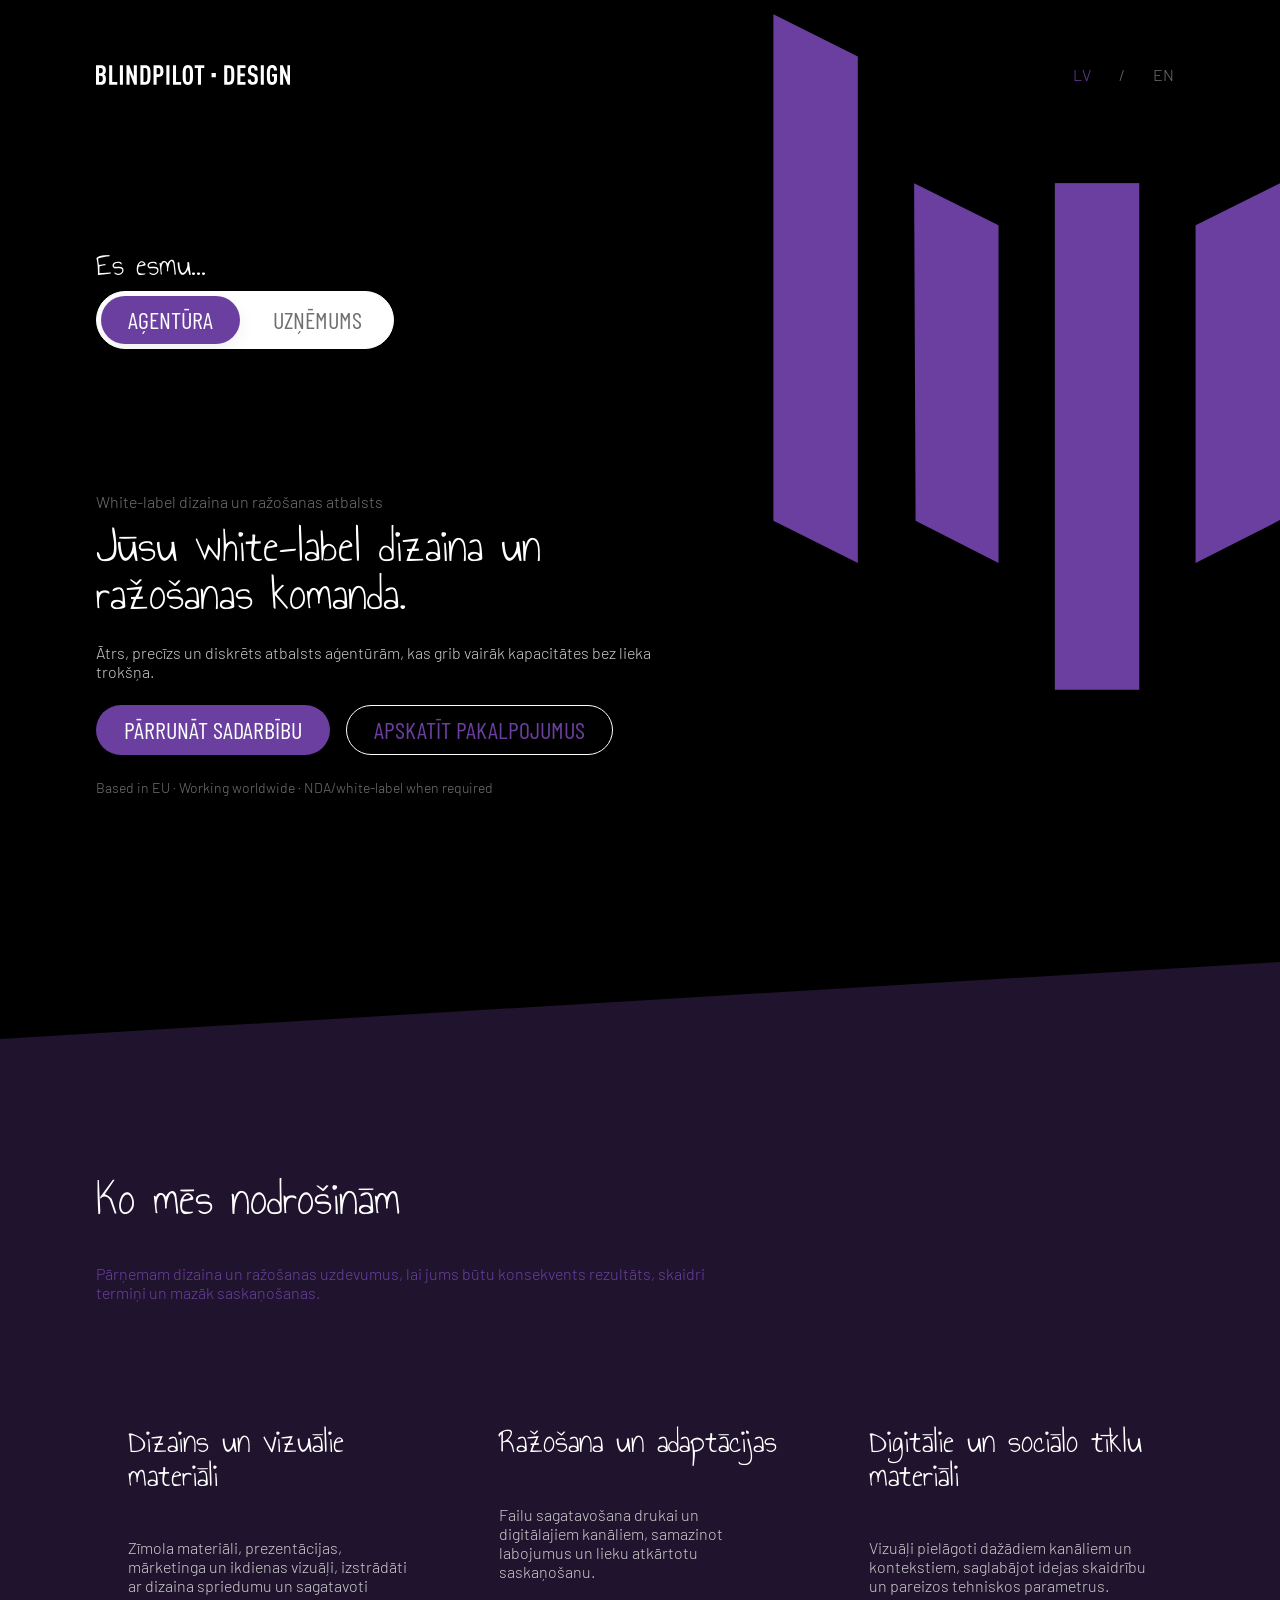
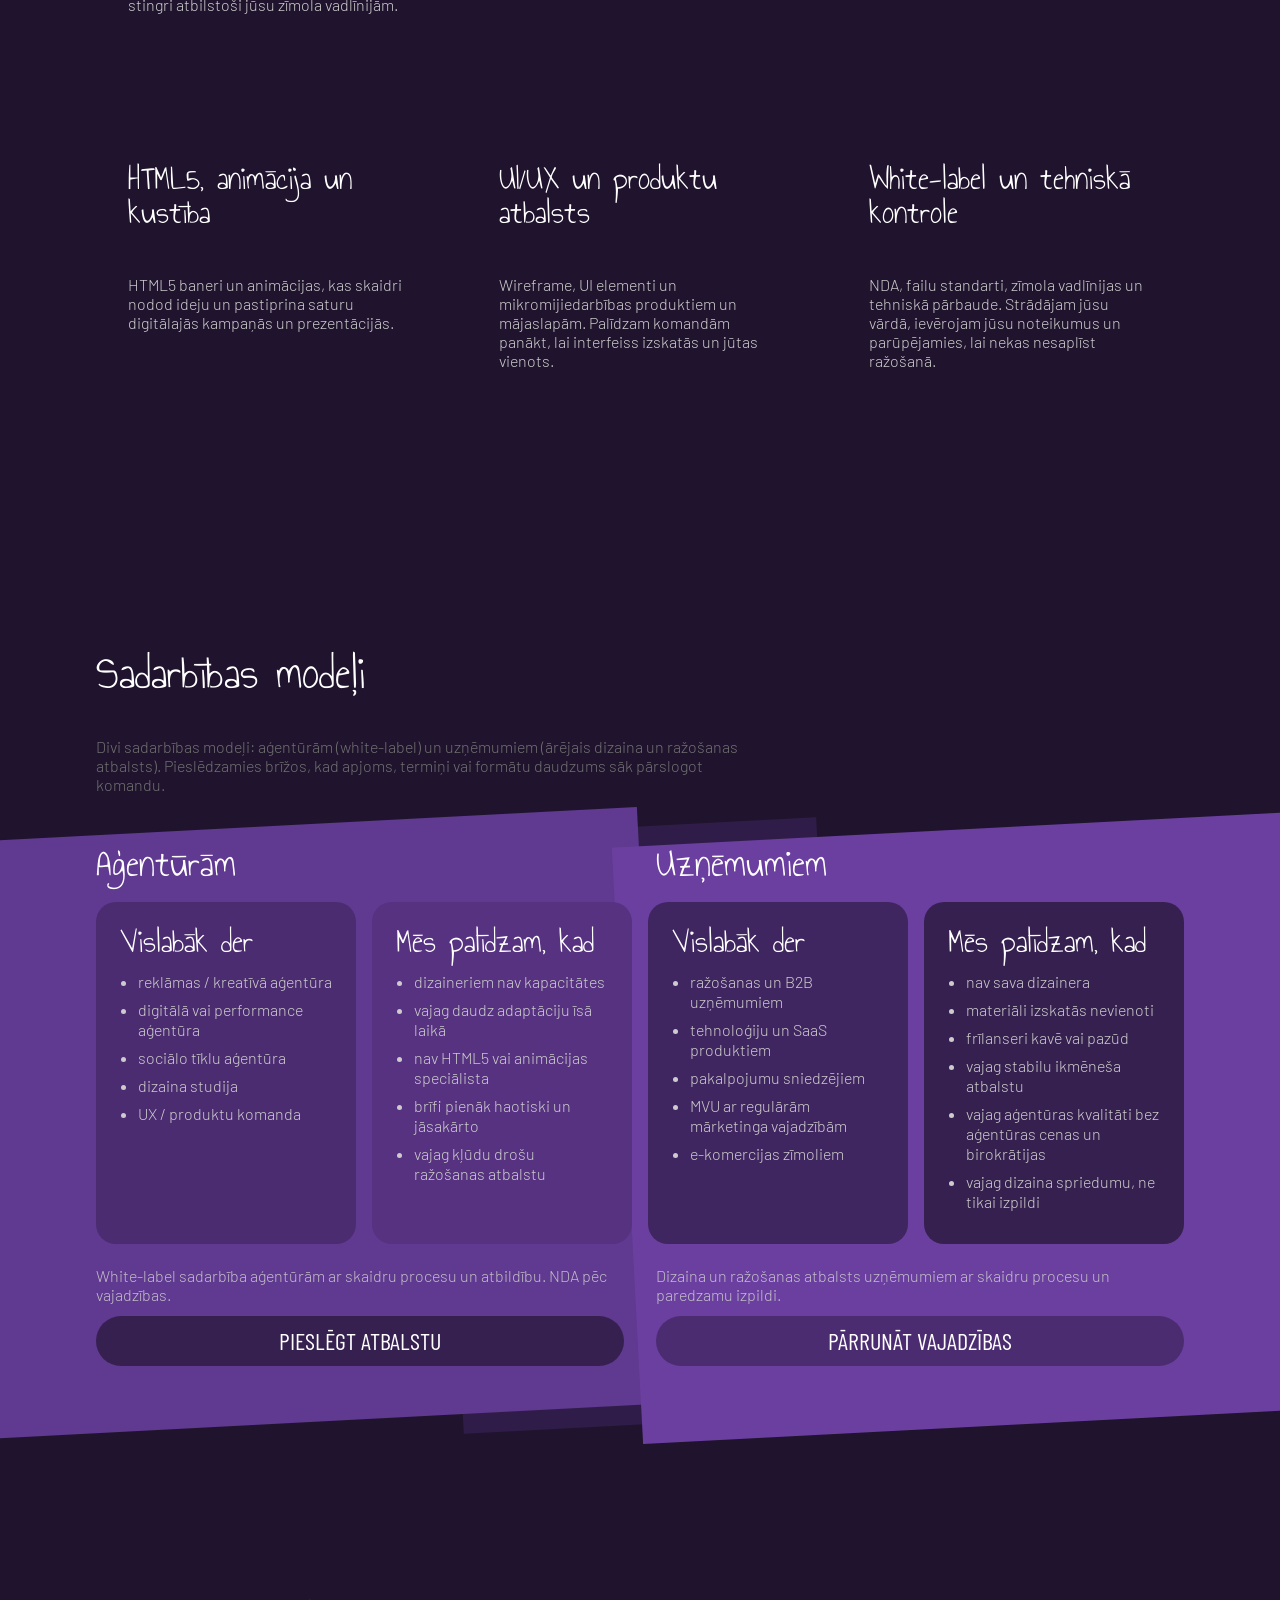
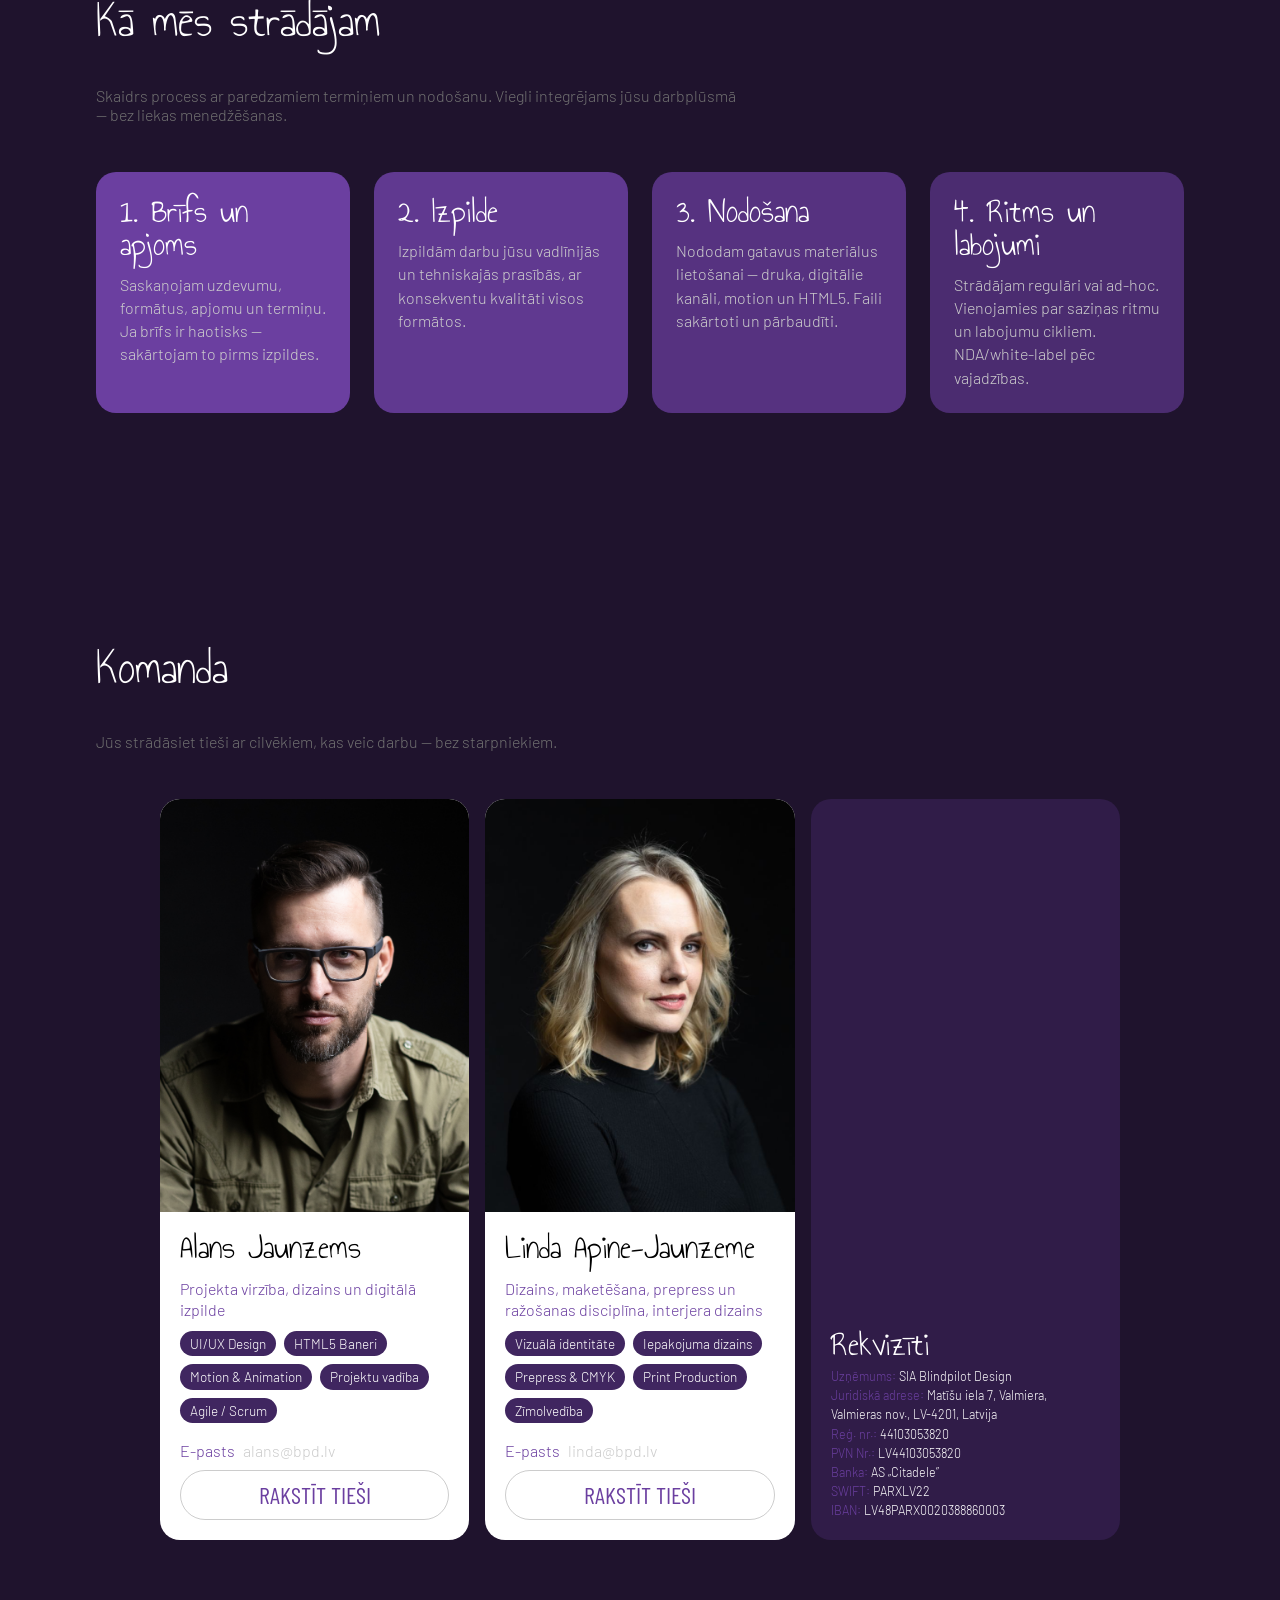
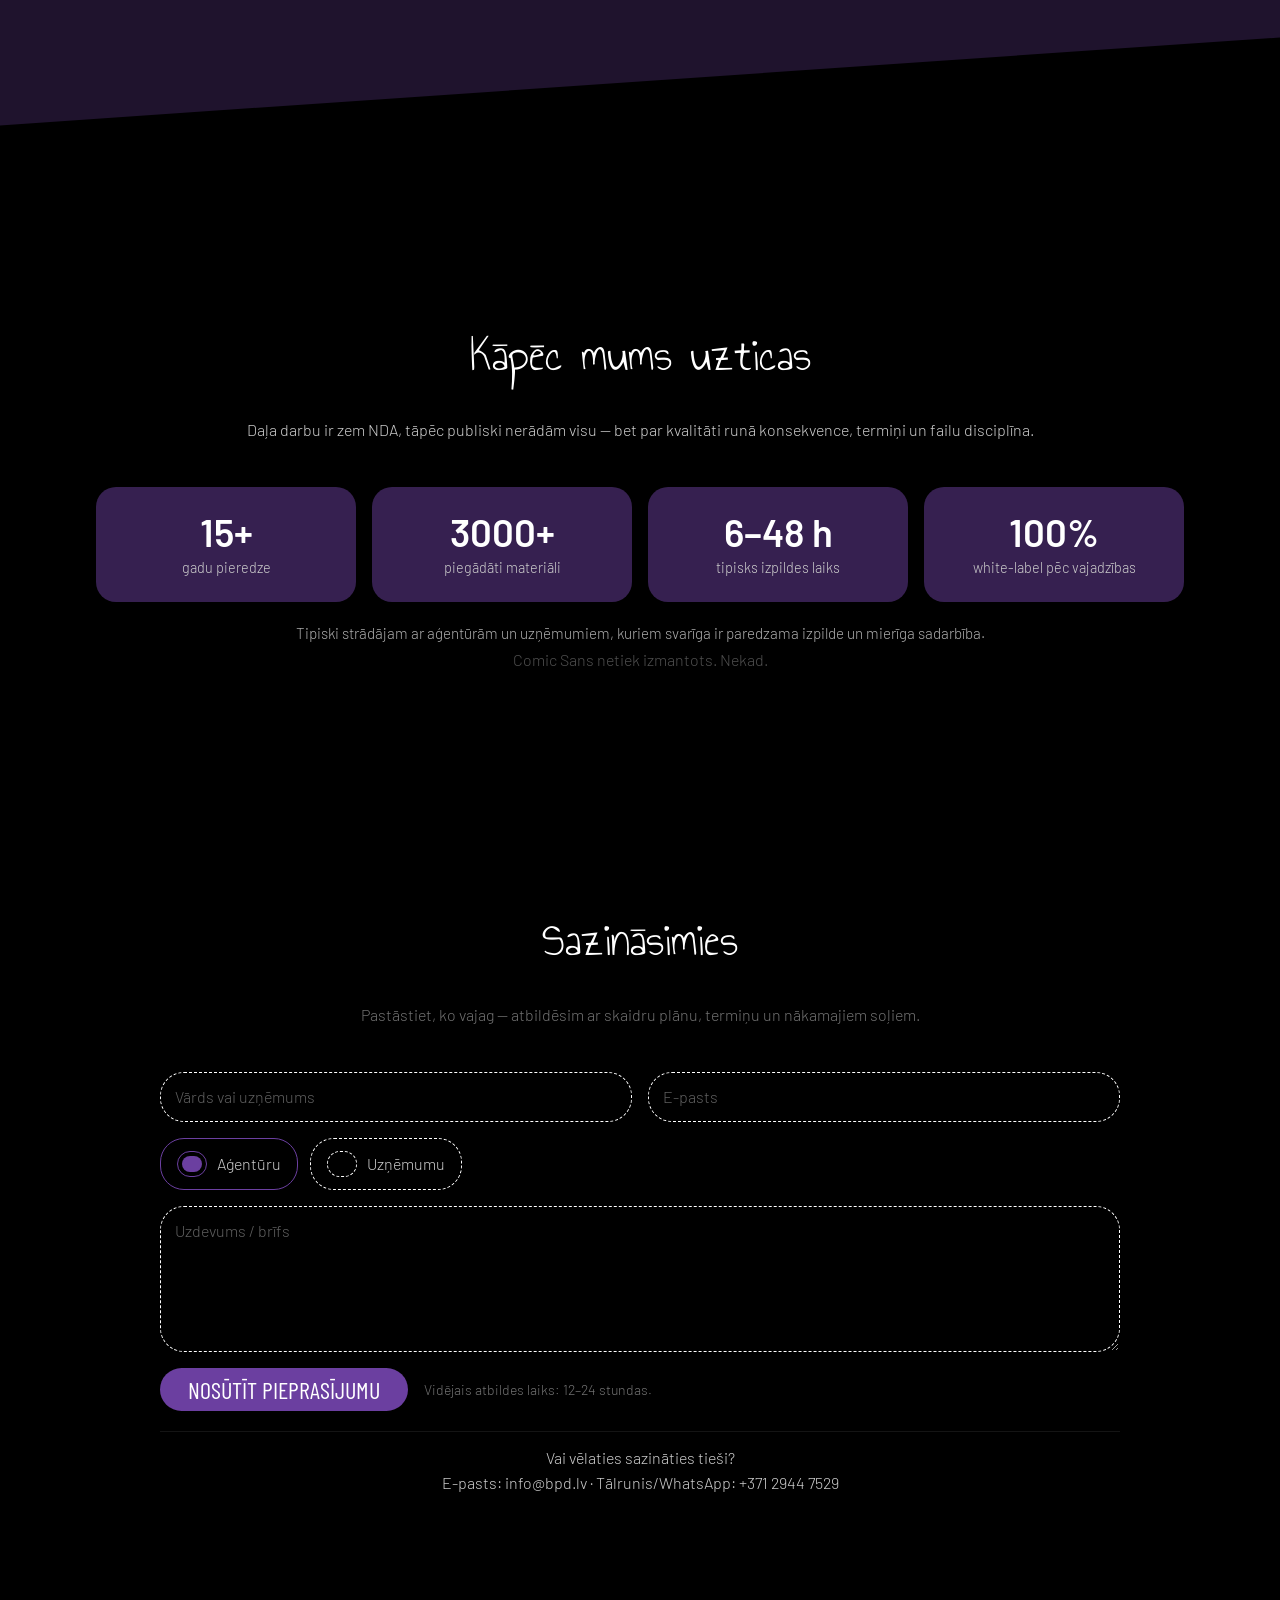
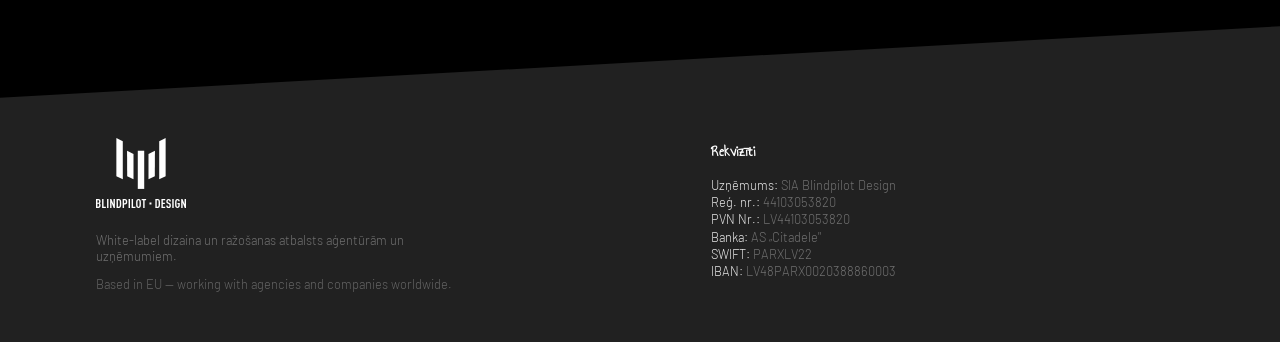
<file: index.html>
<!doctype html>
<html lang="lv">
<head>
  <script>
  window.op=window.op||function(){var n=[];return new Proxy(function(){arguments.length&&n.push([].slice.call(arguments))},{get:function(t,r){return"q"===r?n:function(){n.push([r].concat([].slice.call(arguments)))}} ,has:function(t,r){return"q"===r}}) }();
  window.op('init', {
    apiUrl: 'https://api-analytics.bpd.lv',
    clientId: 'e8c9c123-73e4-4bb7-87fc-d311806abc5b',
    trackScreenViews: true,
    trackOutgoingLinks: true,
    trackAttributes: true,
  });
</script>
<script src="https://analytics.bpd.lv/op1.js" defer async></script>

  <meta charset="utf-8" />
  <meta name="viewport" content="width=device-width, initial-scale=1" />

  <title>Blindpilot Design — Dizaina un ražošanas atbalsts</title>
  <link rel="canonical" href="https://bpd.lv/" />
<meta name="description"
content="Reklāmas dizaina un ražošanas atbalsts uzņēmumiem. CMYK - druka, OOH, failu adaptācijas. RGB - digitālie materiāli, Web kampaņas HTML5, DOOH, animācija un UI/UX" />  <!-- Icons -->
<link rel="apple-touch-icon" sizes="180x180" href="/assets/img/apple-touch-icon.png">
<link rel="icon" type="image/png" sizes="32x32" href="/assets/img/favicon-32x32.png">
<link rel="icon" type="image/png" sizes="16x16" href="/assets/img/favicon-16x16.png">
<link rel="manifest" href="/assets/img/site.webmanifest">

  <!-- Fonts (example) -->
<link rel="preconnect" href="https://fonts.googleapis.com">
<link rel="preconnect" href="https://fonts.gstatic.com" crossorigin>
<link href="https://fonts.googleapis.com/css2?family=Annie+Use+Your+Telescope&family=Barlow:ital,wght@0,100;0,200;0,300;0,400;0,500;0,600;0,700;0,800;0,900;1,100;1,200;1,300;1,400;1,500;1,600;1,700;1,800;1,900&display=swap" rel="stylesheet">
<link href="https://fonts.googleapis.com/css2?family=Barlow+Condensed:ital,wght@0,100;0,200;0,300;0,400;0,500;0,600;0,700;0,800;0,900;1,100;1,200;1,300;1,400;1,500;1,600;1,700;1,800;1,900&display=swap" rel="stylesheet">
  
  <!-- Base CSS -->
  <link rel="stylesheet" href="./assets/css/styles.css" />

  <!-- Cookie Consent konfigurācija -->
  <script defer>
    document.addEventListener('DOMContentLoaded', function () {
      CookieConsent.run({
        categories: {
          necessary: { enabled: true, readOnly: true },
          analytics: {}
        },
        language: {
          default: 'lv',
          translations: {
            lv: {
              consentModal: {
                title: 'Mēs izmantojam sīkdatnes',
                description: 'Lai analizētu vietnes apmeklējumu un uzlabotu pakalpojumus, izmantojam Google Analytics sīkdatnes. Jūs varat izvēlēties, kuras pieņemt.',
                acceptAllBtn: 'Pieņemt visas',
                rejectAllBtn: 'Noraidīt',
                showPreferencesBtn: 'Pārvaldīt preferences'
              },
              preferencesModal: {
                title: 'Sīkdatņu preferences',
                savePreferencesBtn: 'Saglabāt izvēli',
                acceptAllBtn: 'Pieņemt visas',
                rejectAllBtn: 'Noraidīt visas',
                sections: [
                  {
                    title: 'Nepieciešamās sīkdatnes',
                    description: 'Šīs sīkdatnes ir obligātas vietnes pamatfunkciju nodrošināšanai un tās nevar atslēgt.',
                    linkedCategory: 'necessary'
                  },
                  {
                    title: 'Analītikas sīkdatnes',
                    description: 'Google Analytics sīkdatnes palīdz mums saprast, kā apmeklētāji izmanto vietni. Visa informācija ir anonīma.',
                    linkedCategory: 'analytics'
                  }
                ]
              }
            }
          }
        },
        onConsent: function () {
          if (CookieConsent.acceptedCategory('analytics')) {
            gtag('consent', 'update', { 'analytics_storage': 'granted' });
          }
        },
        onChange: function () {
          gtag('consent', 'update', {
            'analytics_storage': CookieConsent.acceptedCategory('analytics') ? 'granted' : 'denied'
          });
        }
      });
    });
  </script>
  <!-- End Cookie Consent konfigurācija -->
</head>

<body>
  <!-- Google Tag Manager (noscript) -->
<noscript><iframe src="https://www.googletagmanager.com/ns.html?id=GTM-PG32RVF"
height="0" width="0" style="display:none;visibility:hidden"></iframe></noscript>
<!-- End Google Tag Manager (noscript) -->
  <a class="skip-link" href="#main">Skip to content</a>

  <!-- HEADER -->
  <header class="site-header" role="banner">
    <div class="container header-inner">
      
        <a class="brand" href="/" aria-label="Blindpilot Design logo">
        <span class="brand-logo" data-svg="/assets/svg/bpd-logo.svg"></span>
        </a>

      <!-- <nav class="main-nav" aria-label="Primary">
        <a href="#services">Pakalpojumi</a>
        <a href="#audiences">Kam palīdzam</a>
        <a href="#process">Process</a>
        <a href="#team">Komanda</a>
        <a href="#trust">Uzticība</a> 
        <a href="#contact">Kontakti</a>
      </nav> -->

      <div class="header-actions">
        <!-- <div class="social">
          <a href="#" aria-label="LinkedIn" class="icon-link">in</a>
          <a href="#" aria-label="Instagram" class="icon-link">ig</a>
        </div> -->

        <div class="lang">
          <!-- LV root + EN folder approach -->
          <span class="lang-link is-active" href="/">LV</span>
          <span class="lang-link">/</span>
          <a class="lang-link" href="/en/">EN</a>
        </div>
      </div>
    </div>
  </header>

  <main id="main">
    <!-- HERO -->
<section class="section hero" id="top">
  <div class="container hero-inner">
    <div class="hero-left">
      <div class="hero-top">
        <div class="iam">Es esmu...</div>

        <!-- Audience toggle (Agency / Business) -->
        <div class="role-toggle" role="tablist" aria-label="Choose audience">
          <button
            class="role-btn is-active"
            type="button"
            data-role="agency"
            role="tab"
            aria-selected="true"
            aria-controls="hero-agency"
            id="tab-agency"
          >
            AĢENTŪRA
          </button>

          <button
            class="role-btn"
            type="button"
            data-role="business"
            role="tab"
            aria-selected="false"
            aria-controls="hero-business"
            id="tab-business"
          >
            UZŅĒMUMS
          </button>
        </div>
      </div>

      <!-- ONE real H1 for SEO (hidden visually) -->
      <h1 class="visually-hidden">
        White-label dizaina un ražošanas atbalsts aģentūrām un uzņēmumiem
      </h1>

      <!-- HERO COPY: Agency -->
      <div
        class="hero-copy is-visible"
        data-hero="agency"
        id="hero-agency"
        role="tabpanel"
        aria-labelledby="tab-agency"
      >
        <p class="hero-kicker">White-label dizaina un ražošanas atbalsts</p>
        <h2 class="hero-title">Jūsu white-label dizaina un ražošanas komanda.</h2>
        <p class="hero-lead">Ātrs, precīzs un diskrēts atbalsts aģentūrām, kas grib vairāk kapacitātes bez lieka trokšņa.</p>

        <div class="hero-cta">
          <a class="btn btn-primary" href="#contact" data-scroll-to="contact">Pārrunāt sadarbību</a>
          <a class="btn btn-ghost" href="#services">Apskatīt pakalpojumus</a>
        </div>
      </div>

      <!-- HERO COPY: Business -->
      <div
        class="hero-copy"
        data-hero="business"
        id="hero-business"
        role="tabpanel"
        aria-labelledby="tab-business"
        aria-hidden="true"
      >
        <p class="hero-kicker">Dizaina un ražošanas atbalsts uzņēmumiem</p>
        <h2 class="hero-title">Dizaina atbalsts, uz kuru jūsu uzņēmums var paļauties.</h2>
        <p class="hero-lead">Vienoti vizuālie materiāli drukai un digitālajiem kanāliem — bez iekšējās komandas uzturēšanas sarežģītības.</p>

        <div class="hero-cta">
          <a class="btn btn-primary" href="#contact" data-scroll-to="contact">Pārrunāt vajadzības</a>
          <a class="btn btn-ghost" href="#services">Ko mēs nodrošinām</a>
        </div>
      </div>

      <p class="hero-micro">Based in EU · Working worldwide · NDA/white-label when required</p>
    </div>

    <div class="hero-right">
      <div class="hero-visual" aria-hidden="true"></div>
    </div>
  </div>
</section>
<!-- ANGLED BG START ---->
<div class="angled-bg">
    <!-- SERVICES -->
<section class="section" id="services">
  <div class="container">
    <header class="section-head">
      <h2>Ko mēs nodrošinām</h2>
      <p class="section-lead">
        Pārņemam dizaina un ražošanas uzdevumus, lai jums būtu konsekvents rezultāts, skaidri termiņi un mazāk saskaņošanas.
      </p>
    </header>

    <div class="grid grid-3 services-grid" role="list">
      <article class="card" role="listitem">
        <h4>Dizains un vizuālie materiāli</h4>
        <p>Zīmola materiāli, prezentācijas, mārketinga un ikdienas vizuāļi, izstrādāti ar dizaina spriedumu un sagatavoti stingri atbilstoši jūsu zīmola vadlīnijām.</p>
      </article>

      <article class="card" role="listitem">
        <h4>Ražošana un adaptācijas</h4>
        <p>Failu sagatavošana drukai un digitālajiem kanāliem, samazinot labojumus un lieku atkārtotu saskaņošanu.</p>
      </article>

      <article class="card" role="listitem">
        <h4>Digitālie un sociālo tīklu materiāli</h4>
        <p>Vizuāļi pielāgoti dažādiem kanāliem un kontekstiem, saglabājot idejas skaidrību un pareizos tehniskos parametrus.</p>
      </article>

      <article class="card" role="listitem">
        <h4>HTML5, animācija un kustība</h4>
        <p>HTML5 baneri un animācijas, kas skaidri nodod ideju un pastiprina saturu digitālajās kampaņās un prezentācijās.</p>
      </article>

      <article class="card" role="listitem">
        <h4>UI/UX un produktu atbalsts</h4>
        <p>Wireframe, UI elementi un mikromijiedarbības produktiem un mājaslapām. Palīdzam komandām panākt, lai interfeiss izskatās un jūtas vienots.</p>
      </article>

      <article class="card" role="listitem">
        <h4>White-label un tehniskā kontrole</h4>
        <p>NDA, failu standarti, zīmola vadlīnijas un tehniskā pārbaude. Strādājam jūsu vārdā, ievērojam jūsu noteikumus un parūpējamies, lai nekas nesaplīst ražošanā.</p>
      </article>
    </div>
  </div>
</section>

   <!-- AUDIENCES -->
<section class="section" id="audiences">
  <div class="aud-bg" aria-hidden="true">
    <span class="aud-box aud-mid" data-depth="0.06"></span>
    <span class="aud-box aud-left" data-depth="0.09"></span>
    <span class="aud-box aud-right" data-depth="0.12"></span>
  </div>

  <div class="container">
    <header class="section-head">
      <h2>Sadarbības modeļi</h2>
      <p class="section-lead">
        Divi sadarbības modeļi: aģentūrām (white-label) un uzņēmumiem (ārējais dizaina un ražošanas atbalsts).
        Pieslēdzamies brīžos, kad apjoms, termiņi vai formātu daudzums sāk pārslogot komandu.
      </p>
    </header>

    <!-- Desktop heads -->
    <div class="audience-heads">
      <h3 class="audience-col-title">Aģentūrām</h3>
      <h3 class="audience-col-title">Uzņēmumiem</h3>
    </div>
<!-- Mobile-only combined heading -->
<h3 class="audience-col-title audience-col-title--mobile">
  Aģentūrām 
</h3>
    <!-- 4 cards row -->
    <div class="audience-cards-grid" role="list">
      <article class="aud-card aud-card--a2" role="listitem">
        <h4>Vislabāk der</h4>
        <ul>
          <li>reklāmas / kreatīvā aģentūra</li>
          <li>digitālā vai performance aģentūra</li>
          <li>sociālo tīklu aģentūra</li>
          <li>dizaina studija</li>
          <li>UX / produktu komanda</li>
        </ul>
      </article>
      <article class="aud-card aud-card--a1" role="listitem">
        <h4>Mēs palīdzam, kad</h4>
        <ul>
          <li>dizaineriem nav kapacitātes</li>
          <li>vajag daudz adaptāciju īsā laikā</li>
          <li>nav HTML5 vai animācijas speciālista</li>
          <li>brīfi pienāk haotiski un jāsakārto</li>
          <li>vajag kļūdu drošu ražošanas atbalstu</li>
        </ul>
      </article>

<!-- Mobile-only combined heading -->
<h3 class="audience-col-title audience-col-title--mobile">
  Uzņēmumiem
</h3>
      <article class="aud-card aud-card--b1" role="listitem">
        <h4>Vislabāk der</h4>
        <ul>
          <li>ražošanas un B2B uzņēmumiem</li>
          <li>tehnoloģiju un SaaS produktiem</li>
          <li>pakalpojumu sniedzējiem</li>
          <li>MVU ar regulārām mārketinga vajadzībām</li>
          <li>e-komercijas zīmoliem</li>
        </ul>
      </article>

      <article class="aud-card aud-card--b2" role="listitem">
        <h4>Mēs palīdzam, kad</h4>
        <ul>
          <li>nav sava dizainera</li>
          <li>materiāli izskatās nevienoti</li>
          <li>frīlanseri kavē vai pazūd</li>
          <li>vajag stabilu ikmēneša atbalstu</li>
          <li>vajag aģentūras kvalitāti bez aģentūras cenas un birokrātijas</li>
          <li>vajag dizaina spriedumu, ne tikai izpildi</li>
        </ul>
      </article>
    </div>

    <!-- CTA row -->
    <div class="audience-actions-row">
      <div class="audience-actions">
        <p class="audience-micro">
          White-label sadarbība aģentūrām ar skaidru procesu un atbildību. NDA pēc vajadzības.
        </p>
        <a class="btn btn-services-1" href="#contact" data-scroll-to="contact">Pieslēgt atbalstu</a>
      </div>

      <div class="audience-actions">
        <p class="audience-micro">
          Dizaina un ražošanas atbalsts uzņēmumiem ar skaidru procesu un paredzamu izpildi.
        </p>
        <a class="btn btn-services-2" href="#contact" data-scroll-to="contact">Pārrunāt vajadzības</a>
      </div>
      <div class="audience-actions-mobile">
        <p class="audience-micro">
          White-label sadarbība aģentūrām un dizaina un ražošanas atbalsts uzņēmumiem.
        </p>
        <a class="btn btn-services-2" href="#contact" data-scroll-to="contact">Pārrunāt vajadzības</a>
      </div>
    </div>
  </div>
</section>

    <!-- PROCESS -->
<section class="section" id="process">
  <div class="container">
    <header class="section-head">
      <h2>Kā mēs strādājam</h2>
      <p class="section-lead">Skaidrs process ar paredzamiem termiņiem un nodošanu. Viegli integrējams jūsu darbplūsmā — bez liekas menedžēšanas.</p>
    </header>

    <div class="grid grid-4 process-grid">
      <article class="card step">
        <h4>1. Brīfs un apjoms</h4>
        <p>Saskaņojam uzdevumu, formātus, apjomu un termiņu. Ja brīfs ir haotisks — sakārtojam to pirms izpildes.</p>
      </article>

      <article class="card step">
        <h4>2. Izpilde</h4>
        <p>Izpildām darbu jūsu vadlīnijās un tehniskajās prasībās, ar konsekventu kvalitāti visos formātos.</p>
      </article>

      <article class="card step">
        <h4>3. Nodošana</h4>
        <p>Nododam gatavus materiālus lietošanai — druka, digitālie kanāli, motion un HTML5. Faili sakārtoti un pārbaudīti.</p>
      </article>

      <article class="card step">
        <h4>4. Ritms un labojumi</h4>
        <p>Strādājam regulāri vai ad-hoc. Vienojamies par saziņas ritmu un labojumu cikliem. NDA/white-label pēc vajadzības.</p>
      </article>
    </div>
  </div>
</section>

    <!-- TEAM -->
<section class="section" id="team">
  <div class="container">
    <header class="section-head">
      <h2>Komanda</h2>
      <p class="section-lead">Jūs strādāsiet tieši ar cilvēkiem, kas veic darbu — bez starpniekiem.</p>
    </header>

    <div class="team-grid">
      <!-- Member 1 -->
      <article class="team-card">
        <div class="team-media">
          <img src="/assets/img/user-alans.png" alt="Alans Jaunzems, vadītājs, UI/UX dizainers un digitālās ražošanas speciālists" loading="lazy" />
        </div>

        <div class="team-body">
          <h4>Alans Jaunzems</h4>

          <div class="team-role">
            Projekta virzība, dizains un digitālā izpilde
            <div class="team-tags" aria-label="Kompetences">
              <span class="pill">UI/UX Design</span>
              <span class="pill">HTML5 Baneri</span>
              <span class="pill">Motion & Animation</span>
              <span class="pill">Projektu vadība</span>
              <span class="pill">Agile / Scrum</span>
            </div>
          </div>

          <div class="team-contact">
            <p class="team-contact-line">
              <span class="label">E-pasts</span>
              <a href="mailto:alans@bpd.lv">alans@bpd.lv</a>
            </p>
            <a class="btn btn-secondary" href="mailto:alans@bpd.lv?subject=Sadarb%C4%ABba%20ar%20BPD">Rakstīt tieši</a>
          </div>
        </div>
      </article>

      <!-- Member 2 -->
      <article class="team-card">
        <div class="team-media">
          <img src="/assets/img/user-linda.png" alt="Linda Apine-Jaunzeme, vadītāja un dizainere drukas un maketēšanas materiālos" loading="lazy" />
        </div>

        <div class="team-body">
          <h4>Linda Apine-Jaunzeme</h4>

          <div class="team-role">
            Dizains, maketēšana, prepress un ražošanas disciplīna, interjera dizains
            <div class="team-tags" aria-label="Kompetences">
              <span class="pill">Vizuālā identitāte</span>
              <span class="pill">Iepakojuma dizains</span>
              <span class="pill">Prepress & CMYK</span>
              <span class="pill">Print Production</span>
              <span class="pill">Zīmolvedība</span>
            </div>
          </div>

          <div class="team-contact">
            <p class="team-contact-line">
              <span class="label">E-pasts</span>
              <a href="mailto:linda@bpd.lv">linda@bpd.lv</a>
            </p>
            <a class="btn btn-secondary" href="mailto:linda@bpd.lv?subject=Sadarb%C4%ABba%20ar%20BPD">Rakstīt tieši</a>
          </div>
        </div>
      </article>

      <!-- Details / Requisites -->
      <aside class="team-card team-card--details" aria-label="Rekvizīti">
        <div class="team-body">
          <div class="team-details">
          <h4>Rekvizīti</h4>
          
            <p><span class="label">Uzņēmums:</span> SIA Blindpilot Design</p>
            <p><span class="label">Juridiskā adrese:</span> Matīšu iela 7, Valmiera, Valmieras nov., LV-4201, Latvija</p>
            <p><span class="label">Reģ. nr.:</span> 44103053820</p>
            <p><span class="label">PVN Nr.:</span> LV44103053820</p>
            <p><span class="label">Banka:</span> AS „Citadele”</p>
            <p><span class="label">SWIFT:</span> PARXLV22</p>
            <p><span class="label">IBAN:</span> LV48PARX0020388860003</p>
          </div>
        </div>
      </aside>
    </div>
  </div>
</section>
    <!-- end of ANGLED-BG --> 
    </div>   
<!-- TRUST / SOCIAL PROOF -->
<section class="section" id="trust">
  <div class="container">
    <header class="section-head">
      <h2>Kāpēc mums uzticas</h2>
      <p>Daļa darbu ir zem NDA, tāpēc publiski nerādām visu — bet par kvalitāti runā konsekvence, termiņi un failu disciplīna.</p>
    </header>

    <div class="grid grid-4 stats-grid">
      <div class="stat card">
        <div class="stat-num">15+</div>
        <div class="stat-label">gadu pieredze</div>
      </div>
      <div class="stat card">
        <div class="stat-num">3000+</div>
        <div class="stat-label">piegādāti materiāli</div>
      </div>
      <div class="stat card">
        <div class="stat-num">6–48 h</div>
        <div class="stat-label">tipisks izpildes laiks</div>
      </div>
      <div class="stat card">
        <div class="stat-num">100%</div>
        <div class="stat-label">white-label pēc vajadzības</div>
      </div>
    </div>

    <p class="trust-micro">Tipiski strādājam ar aģentūrām un uzņēmumiem, kuriem svarīga ir paredzama izpilde un mierīga sadarbība.</p>
    <p class="micro-humor">Comic Sans netiek izmantots. Nekad.</p>
  </div>
</section>

    <!-- CONTACT / FINAL CTA -->
<section class="section section-contact" id="contact">
  <div class="container">
    <header class="section-head">
      <h2>Sazināsimies</h2>
      <p class="section-lead">
        Pastāstiet, ko vajag — atbildēsim ar skaidru plānu, termiņu un nākamajiem soļiem.
      </p>
    </header>

   <form class="form" id="contact-form" action="/assets/api/contact.php" method="post">
      <!-- 2 columns -->
      <div class="form-row">
        <div class="field">
          <label class="visually-hidden" for="contact-name">Vārds vai uzņēmums</label>
          <input id="contact-name" name="name" type="text" autocomplete="name" placeholder="Vārds vai uzņēmums" required />
        </div>

        <div class="field">
          <label class="visually-hidden" for="contact-email">E-pasts</label>
          <input id="contact-email" name="email" type="email" autocomplete="email" placeholder="E-pasts" required />
        </div>
      </div>

      <fieldset class="field radios">
        <legend class="visually-hidden">Pārstāvu</legend>

        <div class="radios-row" role="radiogroup" aria-label="Pārstāvu">
          <label class="radio-pill">
            <input type="radio" name="client_type" value="agency" checked />
            <span>Aģentūru</span>
          </label>

          <label class="radio-pill">
            <input type="radio" name="client_type" value="business" />
            <span>Uzņēmumu</span>
          </label>
        </div>
      </fieldset>

      <div class="field">
        <label class="visually-hidden" for="contact-brief">Uzdevums / brīfs</label>
        <textarea id="contact-brief" name="brief" rows="5" placeholder="Uzdevums / brīfs" required></textarea>
      </div>

      <div class="form-actions">
        <button class="btn btn-primary" type="submit">Nosūtīt pieprasījumu</button>
        <p class="form-note">Vidējais atbildes laiks: 12–24 stundas.</p>
      </div>
    </form>

    <div class="direct">
      <p class="direct-title">Vai vēlaties sazināties tieši?</p>
      <p class="direct-line">
        E-pasts: <a href="mailto:info@bpd.lv">info@bpd.lv</a> ·
        Tālrunis/WhatsApp: <a href="tel:+37129447529">+371 2944 7529</a>
      </p>
    </div>
    
  </div>
</section>
  </main>

  <!-- FOOTER -->
<footer id="footer" class="site-footer">
  <div class="container footer-grid-2">
    <!-- Left -->
    <div class="footer-left">
      <a href="#top" class="footer-logo" aria-label="Blindpilot Design">
        <span class="footer-logo-svg" data-svg="/assets/svg/logo-footer.svg"></span>
      </a>

      <p class="footer-text">White-label dizaina un ražošanas atbalsts aģentūrām un uzņēmumiem.</p>
      <p class="footer-micro">Based in EU — working with agencies and companies worldwide.</p>
    </div>

    <!-- Right -->
    <div class="footer-right">
      <h5 class="footer-title">Rekvizīti</h5>
      <div class="footer-meta">
        <p><span class="label">Uzņēmums:</span> SIA Blindpilot Design</p>
        <p><span class="label">Reģ. nr.:</span> 44103053820</p>
        <p><span class="label">PVN Nr.:</span> LV44103053820</p>
        <p><span class="label">Banka:</span> AS „Citadele"</p>
        <p><span class="label">SWIFT:</span> PARXLV22</p>
        <p><span class="label">IBAN:</span> LV48PARX0020388860003</p>
      </div>
    </div>
  </div>
</footer>

<script src="/assets/js/main.js"></script>
</body>
</html>
</file>
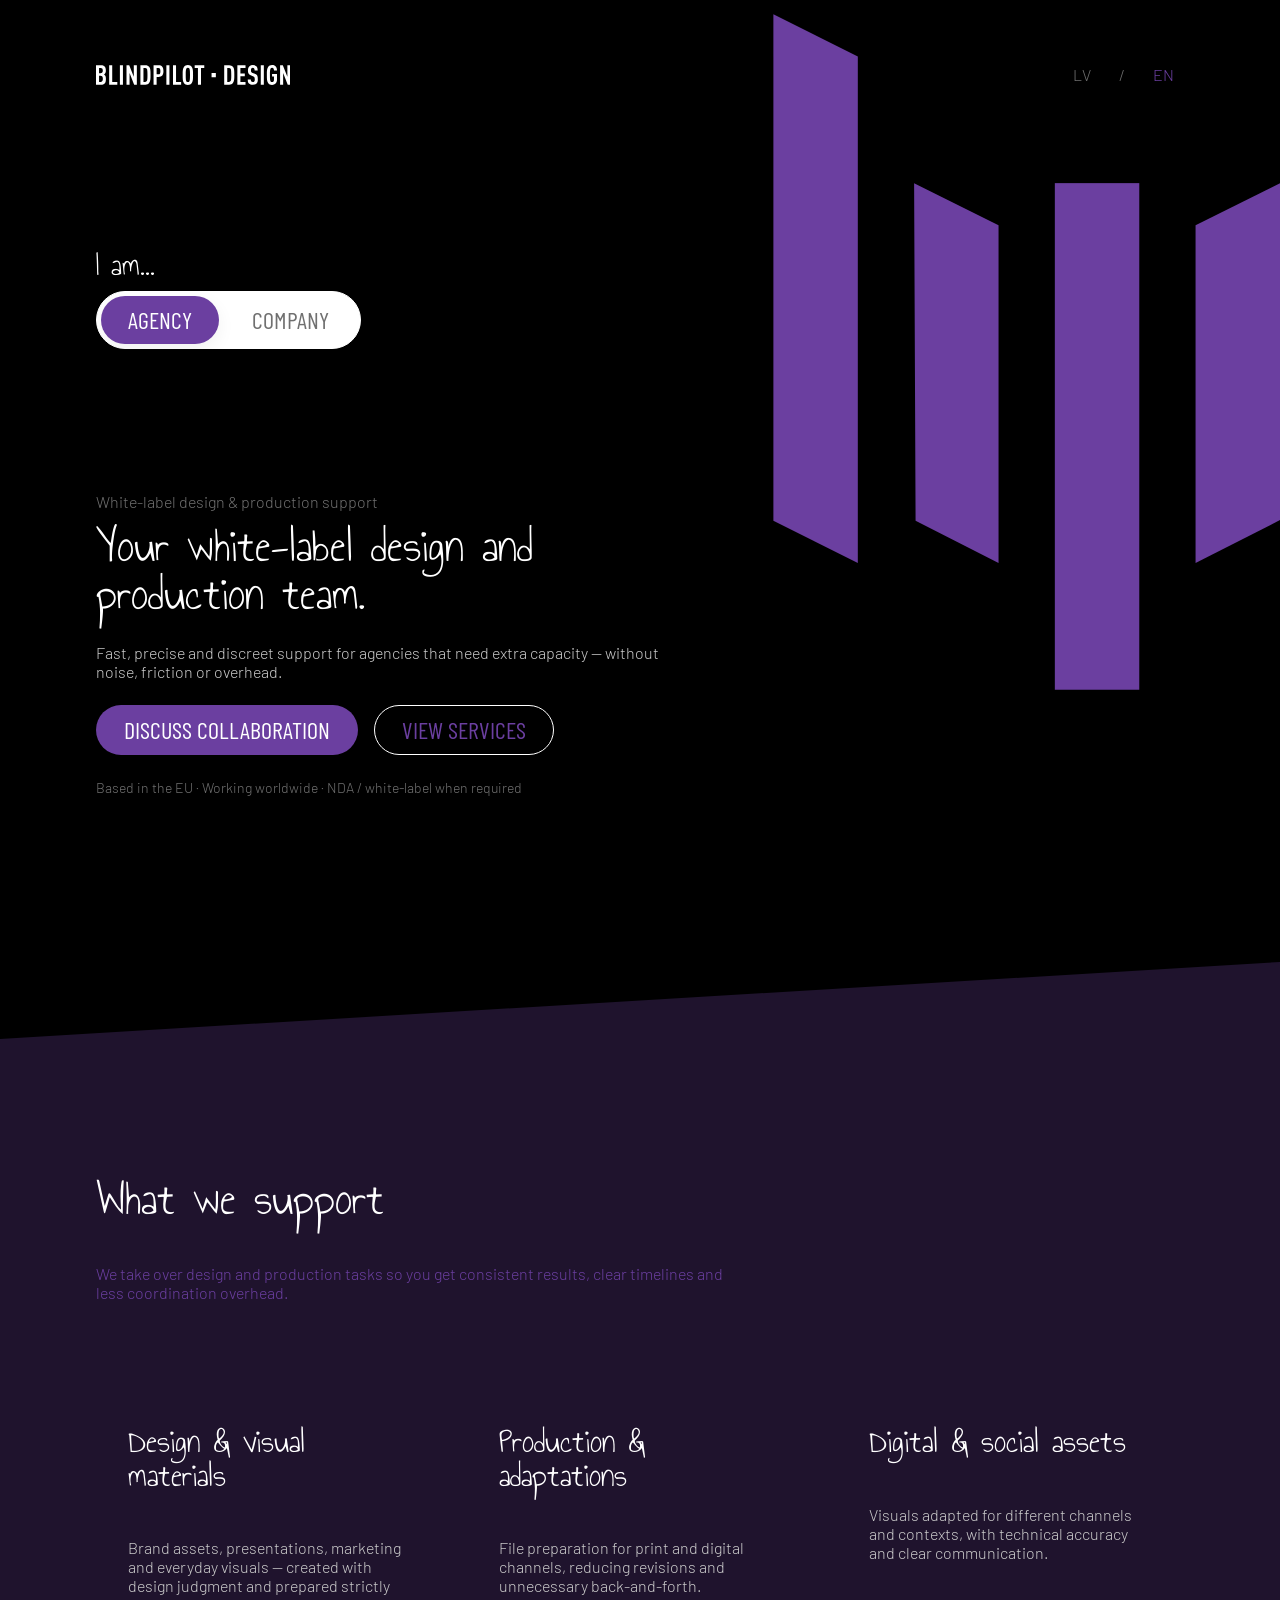
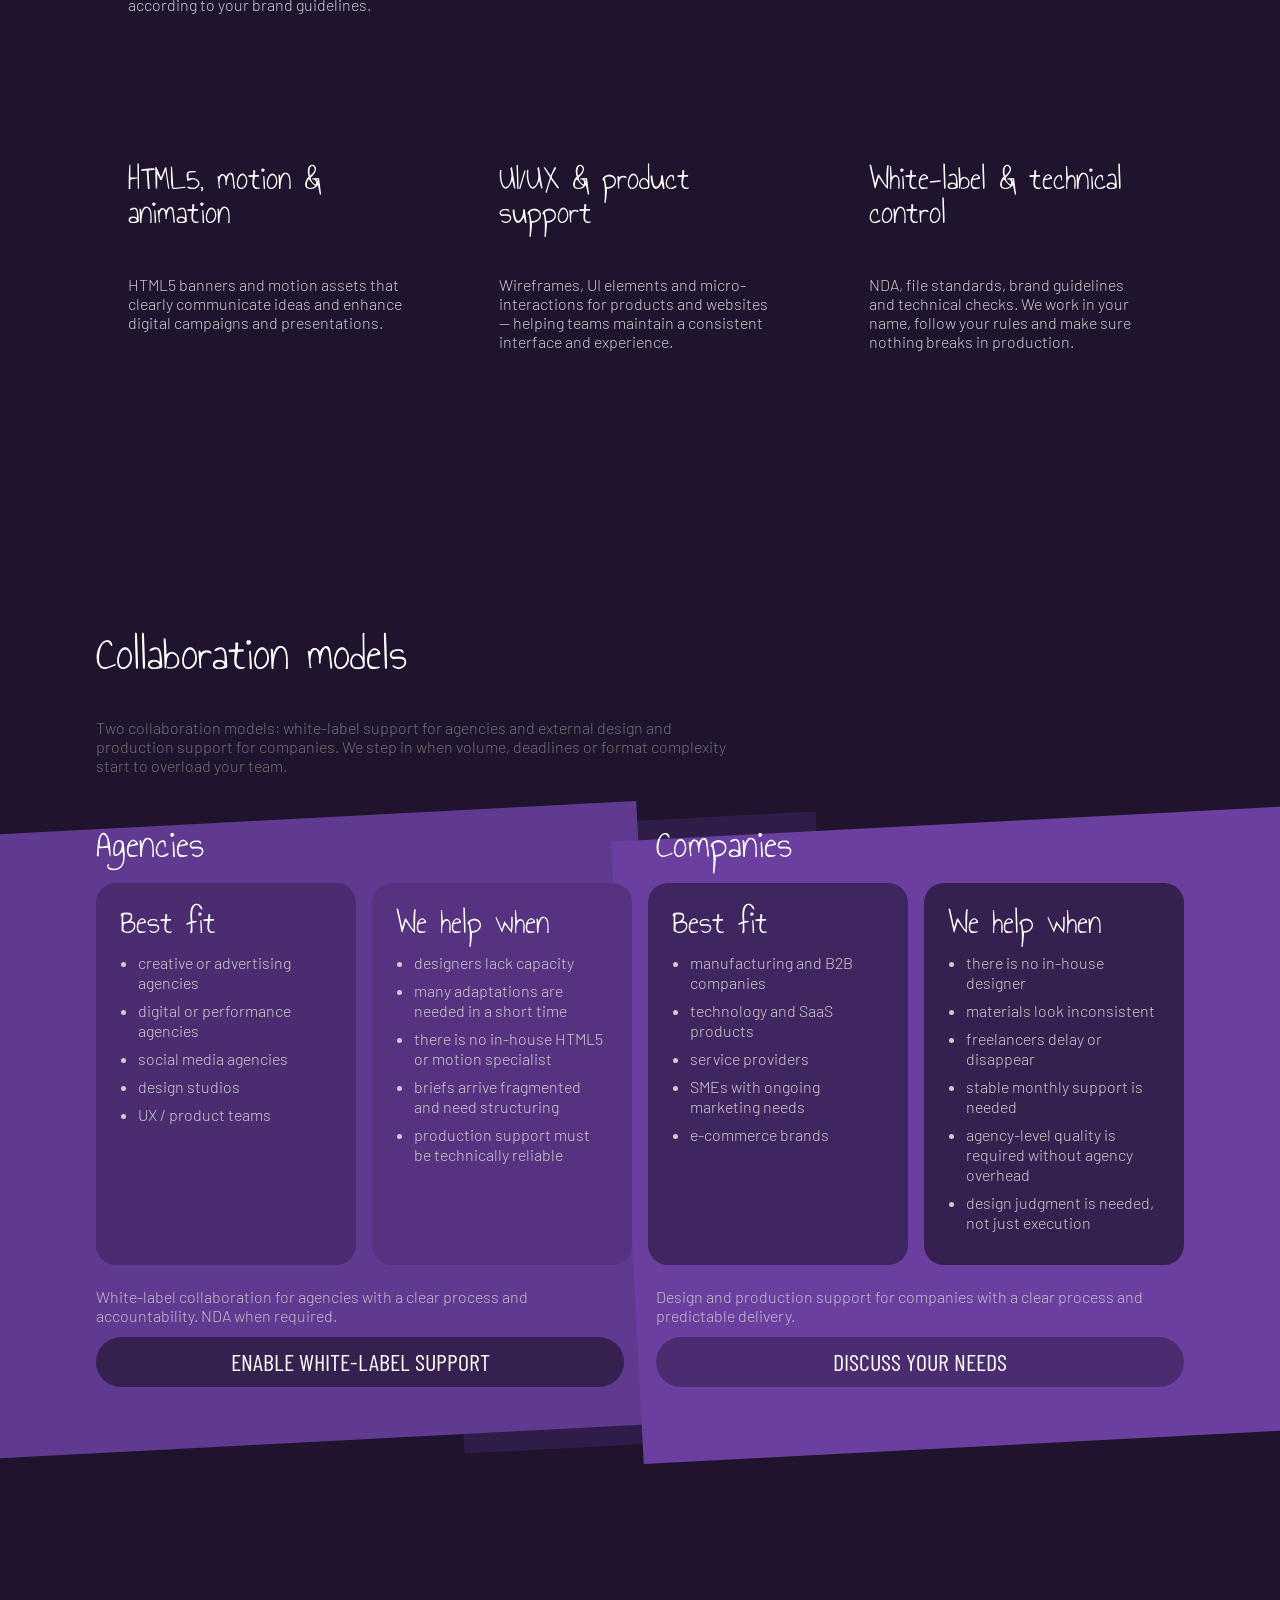
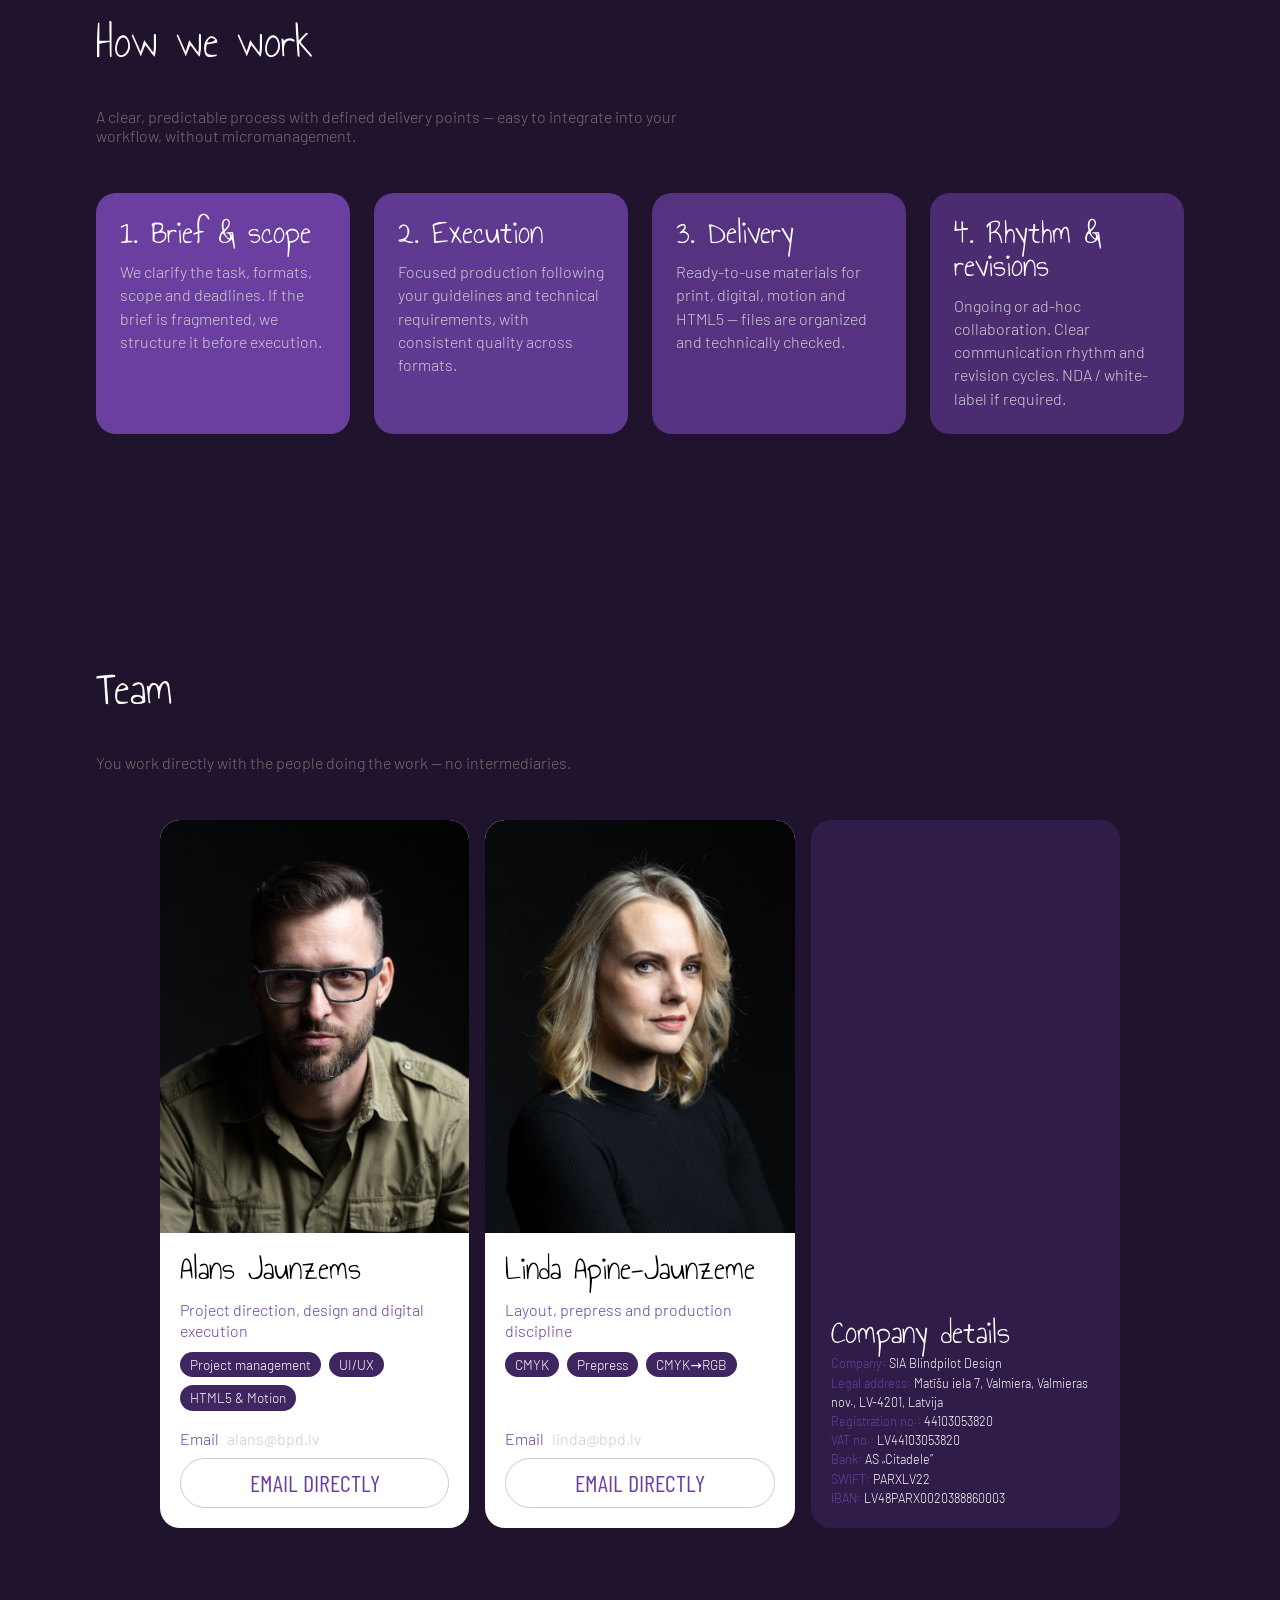
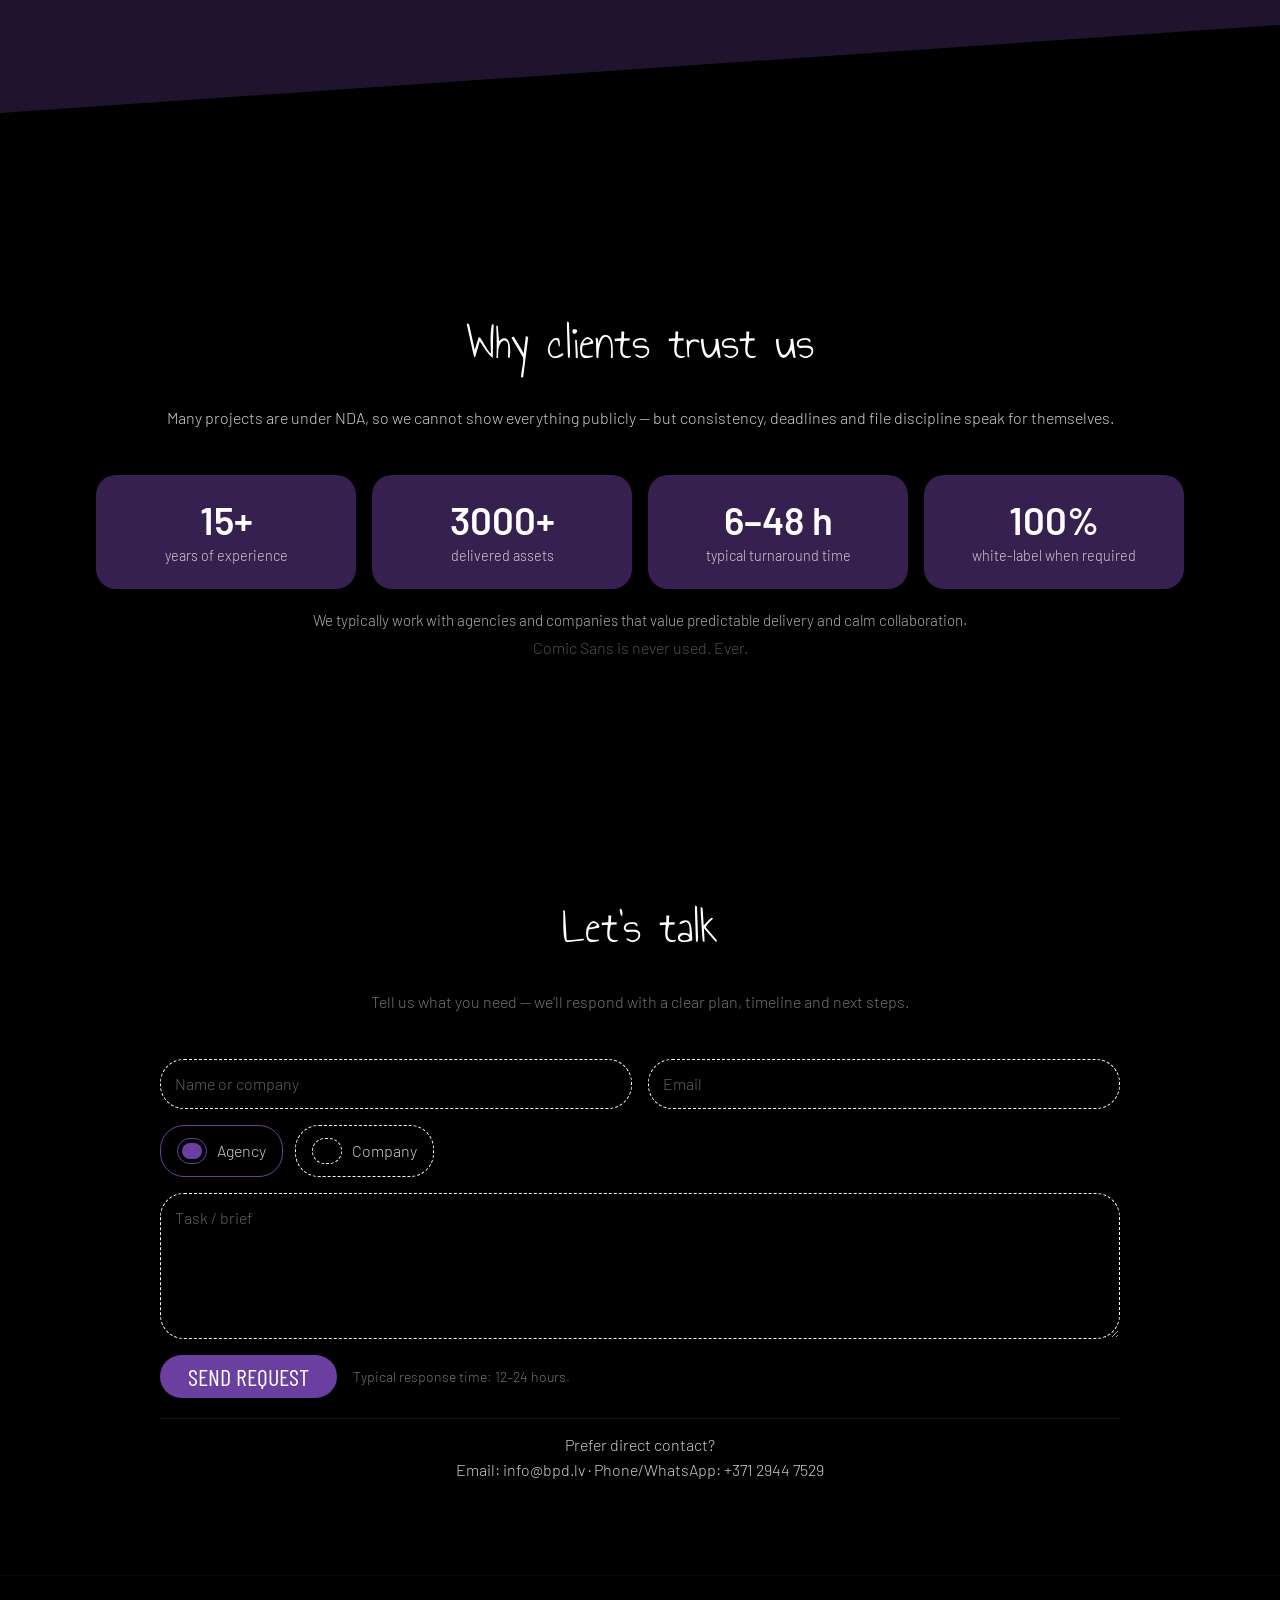
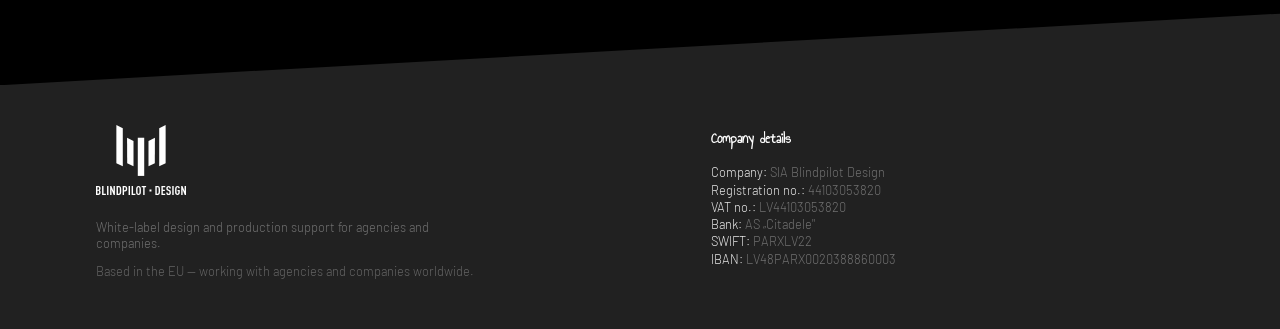
<file: en/index.html>
<!DOCTYPE html>

<html lang="en">
<head>
  <script>
  window.op=window.op||function(){var n=[];return new Proxy(function(){arguments.length&&n.push([].slice.call(arguments))},{get:function(t,r){return"q"===r?n:function(){n.push([r].concat([].slice.call(arguments)))}} ,has:function(t,r){return"q"===r}}) }();
  window.op('init', {
    apiUrl: 'https://api-analytics.bpd.lv',
    clientId: 'e8c9c123-73e4-4bb7-87fc-d311806abc5b',
    trackScreenViews: true,
    trackOutgoingLinks: true,
    trackAttributes: true,
  });
</script>
<script src="https://analytics.bpd.lv/op1.js" defer async></script>

<meta charset="utf-8"/>
<meta content="width=device-width, initial-scale=1" name="viewport"/>
<title>Blindpilot Design — Design and production support</title>
<meta content="Design and production support for companies. CMYK - print, OOH, file adaptations. RGB - digital assets, web campaign HTML5, DOOH, video, animation and UI/UX." name="description"/>
<!-- Icons -->
<link href="../assets/img/apple-touch-icon.png" rel="apple-touch-icon" sizes="180x180"/>
<link href="../assets/img/favicon-32x32.png" rel="icon" sizes="32x32" type="image/png"/>
<link href="/assets/img/favicon-16x16.png" rel="icon" sizes="16x16" type="image/png"/>
<link href="../assets/img/site.webmanifest" rel="manifest"/>
<!-- Fonts (example) -->
<link href="https://fonts.googleapis.com" rel="preconnect"/>
<link crossorigin="" href="https://fonts.gstatic.com" rel="preconnect"/>
<link href="https://fonts.googleapis.com/css2?family=Annie+Use+Your+Telescope&amp;family=Barlow:ital,wght@0,100;0,200;0,300;0,400;0,500;0,600;0,700;0,800;0,900;1,100;1,200;1,300;1,400;1,500;1,600;1,700;1,800;1,900&amp;display=swap" rel="stylesheet"/>
<link href="https://fonts.googleapis.com/css2?family=Barlow+Condensed:ital,wght@0,100;0,200;0,300;0,400;0,500;0,600;0,700;0,800;0,900;1,100;1,200;1,300;1,400;1,500;1,600;1,700;1,800;1,900&amp;display=swap" rel="stylesheet"/>
<!-- Base CSS -->
<link href="../assets/css/styles.css" rel="stylesheet"/>

  <!-- Cookie Consent configuration -->
  <script defer>
    document.addEventListener('DOMContentLoaded', function () {
      CookieConsent.run({
        categories: {
          necessary: { enabled: true, readOnly: true },
          analytics: {}
        },
        language: {
          default: 'en',
          translations: {
            en: {
              consentModal: {
                title: 'We use cookies',
                description: 'We use Google Analytics cookies to analyse site traffic and improve our services. You can choose which cookies to accept.',
                acceptAllBtn: 'Accept all',
                rejectAllBtn: 'Reject',
                showPreferencesBtn: 'Manage preferences'
              },
              preferencesModal: {
                title: 'Cookie preferences',
                savePreferencesBtn: 'Save preferences',
                acceptAllBtn: 'Accept all',
                rejectAllBtn: 'Reject all',
                sections: [
                  {
                    title: 'Essential cookies',
                    description: 'These cookies are required for the website to function and cannot be disabled.',
                    linkedCategory: 'necessary'
                  },
                  {
                    title: 'Analytics cookies',
                    description: 'Google Analytics cookies help us understand how visitors use the site. All data is anonymised.',
                    linkedCategory: 'analytics'
                  }
                ]
              }
            }
          }
        },
        onConsent: function () {
          if (CookieConsent.acceptedCategory('analytics')) {
            gtag('consent', 'update', { 'analytics_storage': 'granted' });
          }
        },
        onChange: function () {
          gtag('consent', 'update', {
            'analytics_storage': CookieConsent.acceptedCategory('analytics') ? 'granted' : 'denied'
          });
        }
      });
    });
  </script>
  <!-- End Cookie Consent configuration -->
</head>
<body>
        <!-- Google Tag Manager (noscript) -->
<noscript><iframe src="https://www.googletagmanager.com/ns.html?id=GTM-PG32RVF"
height="0" width="0" style="display:none;visibility:hidden"></iframe></noscript>
<!-- End Google Tag Manager (noscript) -->
<a class="skip-link" href="#main">Skip to content</a>
<!-- HEADER -->
<header class="site-header" role="banner">
<div class="container header-inner">
<a aria-label="Blindpilot Design logo" class="brand" href="/en/">
<span class="brand-logo" data-svg="../assets/svg/bpd-logo.svg"></span>
</a>
<!-- <nav class="main-nav" aria-label="Primary">
        <a href="#services">Pakalpojumi</a>
        <a href="#audiences">Kam palīdzam</a>
        <a href="#process">Process</a>
        <a href="#team">Komanda</a>
        <a href="#trust">Uzticība</a> 
        <a href="#contact">Kontakti</a>
      </nav> -->
<div class="header-actions">
<!-- <div class="social">
          <a href="#" aria-label="LinkedIn" class="icon-link">in</a>
          <a href="#" aria-label="Instagram" class="icon-link">ig</a>
        </div> -->
<div class="lang">
<!-- LV root + EN folder approach -->
<a class="lang-link" href="/">LV</a>
<span class="lang-link">/</span>
<span class="lang-link is-active" href="/en/">EN</span>
</div>
</div>
</div>
</header>
<main id="main">
<!-- HERO -->
<section class="section hero" id="top">
<div class="container hero-inner">
<div class="hero-left">
<div class="hero-top">
<div class="iam">I am...</div>
<!-- Audience toggle (Agency / Business) -->
<div aria-label="Choose audience" class="role-toggle" role="tablist">
<button aria-controls="hero-agency" aria-selected="true" class="role-btn is-active" data-role="agency" id="tab-agency" role="tab" type="button">AGENCY</button>
<button aria-controls="hero-business" aria-selected="false" class="role-btn" data-role="business" id="tab-business" role="tab" type="button">COMPANY</button>
</div>
</div>
<!-- ONE real H1 for SEO (hidden visually) -->
<h1 class="visually-hidden">White-label design and production support for agencies and companies</h1>
<!-- HERO COPY: Agency -->
<div aria-labelledby="tab-agency" class="hero-copy is-visible" data-hero="agency" id="hero-agency" role="tabpanel">
<p class="hero-kicker">White-label design &amp; production support</p>
<h2 class="hero-title">Your white-label design and production team.</h2>
<p class="hero-lead">Fast, precise and discreet support for agencies that need extra capacity — without noise, friction or overhead.</p>
<div class="hero-cta">
<a class="btn btn-primary" data-scroll-to="contact" href="#contact">Discuss collaboration</a>
<a class="btn btn-ghost" href="#services">View services</a>
</div>
</div>
<!-- HERO COPY: Business -->
<div aria-hidden="true" aria-labelledby="tab-business" class="hero-copy" data-hero="business" id="hero-business" role="tabpanel">
<p class="hero-kicker">Design and production support for companies</p>
<h2 class="hero-title">Design support your business can rely on.</h2>
<p class="hero-lead">Consistent visual materials for print and digital channels — without the cost and complexity of maintaining an in-house team.</p>
<div class="hero-cta">
<a class="btn btn-primary" data-scroll-to="contact" href="#contact">Discuss your needs</a>
<a class="btn btn-ghost" href="#services">What we support</a>
</div>
</div>
<p class="hero-micro">Based in the EU · Working worldwide · NDA / white-label when required</p>
</div>
<div class="hero-right">
<div aria-hidden="true" class="hero-visual"></div>
</div>
</div>
</section>
<!-- ANGLED BG START ---->
<div class="angled-bg">
<!-- SERVICES -->
<section class="section" id="services">
<div class="container">
<header class="section-head">
<h2>What we support</h2>
<p class="section-lead">We take over design and production tasks so you get consistent results, clear timelines and less coordination overhead.</p>
</header>
<div class="grid grid-3 services-grid" role="list">
<article class="card" role="listitem">
<h4>Design &amp; visual materials</h4>
<p>Brand assets, presentations, marketing and everyday visuals — created with design judgment and prepared strictly according to your brand guidelines.</p>
</article>
<article class="card" role="listitem">
<h4>Production &amp; adaptations</h4>
<p>File preparation for print and digital channels, reducing revisions and unnecessary back-and-forth.</p>
</article>
<article class="card" role="listitem">
<h4>Digital &amp; social assets</h4>
<p>Visuals adapted for different channels and contexts, with technical accuracy and clear communication.</p>
</article>
<article class="card" role="listitem">
<h4>HTML5, motion &amp; animation</h4>
<p>HTML5 banners and motion assets that clearly communicate ideas and enhance digital campaigns and presentations.</p>
</article>
<article class="card" role="listitem">
<h4>UI/UX &amp; product support</h4>
<p>Wireframes, UI elements and micro-interactions for products and websites — helping teams maintain a consistent interface and experience.</p>
</article>
<article class="card" role="listitem">
<h4>White-label &amp; technical control</h4>
<p>NDA, file standards, brand guidelines and technical checks. We work in your name, follow your rules and make sure nothing breaks in production.</p>
</article>
</div>
</div>
</section>
<!-- AUDIENCES -->
<section class="section" id="audiences">
<div aria-hidden="true" class="aud-bg">
<span class="aud-box aud-mid" data-depth="0.06"></span>
<span class="aud-box aud-left" data-depth="0.09"></span>
<span class="aud-box aud-right" data-depth="0.12"></span>
</div>
<div class="container">
<header class="section-head">
<h2>Collaboration models</h2>
<p class="section-lead">Two collaboration models: white-label support for agencies and external design and production support for companies.
We step in when volume, deadlines or format complexity start to overload your team.</p>
</header>
<!-- Desktop heads -->
<div class="audience-heads">
<h3 class="audience-col-title">Agencies</h3>
<h3 class="audience-col-title">Companies</h3>
</div>
<!-- Mobile-only combined heading -->
<h3 class="audience-col-title audience-col-title--mobile">Agencies</h3>
<!-- 4 cards row -->
<div class="audience-cards-grid" role="list">
<article class="aud-card aud-card--a2" role="listitem">
<h4>Best fit</h4>
<ul>
<li>creative or advertising agencies</li>
<li>digital or performance agencies</li>
<li>social media agencies</li>
<li>design studios</li>
<li>UX / product teams</li>
</ul>
</article>
<article class="aud-card aud-card--a1" role="listitem">
<h4>We help when</h4>
<ul>
<li>designers lack capacity</li>
<li>many adaptations are needed in a short time</li>
<li>there is no in-house HTML5 or motion specialist</li>
<li>briefs arrive fragmented and need structuring</li>
<li>production support must be technically reliable</li>
</ul>
</article>
<!-- Mobile-only combined heading -->
<h3 class="audience-col-title audience-col-title--mobile">Companies</h3>
<article class="aud-card aud-card--b1" role="listitem">
<h4>Best fit</h4>
<ul>
<li>manufacturing and B2B companies</li>
<li>technology and SaaS products</li>
<li>service providers</li>
<li>SMEs with ongoing marketing needs</li>
<li>e-commerce brands</li>
</ul>
</article>
<article class="aud-card aud-card--b2" role="listitem">
<h4>We help when</h4>
<ul>
<li>there is no in-house designer</li>
<li>materials look inconsistent</li>
<li>freelancers delay or disappear</li>
<li>stable monthly support is needed</li>
<li>agency-level quality is required without agency overhead</li>
<li>design judgment is needed, not just execution</li>
</ul>
</article>
</div>
<!-- CTA row -->
<div class="audience-actions-row">
<div class="audience-actions">
<p class="audience-micro">White-label collaboration for agencies with a clear process and accountability. NDA when required.</p>
<a class="btn btn-services-1" data-scroll-to="contact" href="#contact">Enable white-label support</a>
</div>
<div class="audience-actions">
<p class="audience-micro">Design and production support for companies with a clear process and predictable delivery.</p>
<a class="btn btn-services-2" data-scroll-to="contact" href="#contact">Discuss your needs</a>
</div>
<div class="audience-actions-mobile">
<p class="audience-micro">White-label collaboration for agencies and design and production support for companies.</p>
<a class="btn btn-services-2" data-scroll-to="contact" href="#contact">Discuss your needs</a>
</div>
</div>
</div>
</section>
<!-- PROCESS -->
<section class="section" id="process">
<div class="container">
<header class="section-head">
<h2>How we work</h2>
<p class="section-lead">A clear, predictable process with defined delivery points — easy to integrate into your workflow, without micromanagement.</p>
</header>
<div class="grid grid-4 process-grid">
<article class="card step">
<h4>1. Brief &amp; scope</h4>
<p>We clarify the task, formats, scope and deadlines. If the brief is fragmented, we structure it before execution.</p>
</article>
<article class="card step">
<h4>2. Execution</h4>
<p>Focused production following your guidelines and technical requirements, with consistent quality across formats.</p>
</article>
<article class="card step">
<h4>3. Delivery</h4>
<p>Ready-to-use materials for print, digital, motion and HTML5 — files are organized and technically checked.</p>
</article>
<article class="card step">
<h4>4. Rhythm &amp; revisions</h4>
<p>Ongoing or ad-hoc collaboration. Clear communication rhythm and revision cycles. NDA / white-label if required.</p>
</article>
</div>
</div>
</section>
<!-- TEAM -->
<section class="section" id="team">
<div class="container">
<header class="section-head">
<h2>Team</h2>
<p class="section-lead">You work directly with the people doing the work — no intermediaries.</p>
</header>
<div class="team-grid">
<!-- Member 1 -->
<article class="team-card">
<div class="team-media">
<img alt="Alans Jaunzems" loading="lazy" src="../assets/img/user-alans.png"/>
</div>
<div class="team-body">
<h4>Alans Jaunzems</h4>
<div class="team-role">Project direction, design and digital execution<div aria-label="Skills" class="team-tags">
<span class="pill">Project management</span>
<span class="pill">UI/UX</span>
<span class="pill">HTML5 &amp; Motion</span>
</div>
</div>
<div class="team-contact">
<p class="team-contact-line">
<span class="label">Email</span>
<a href="mailto:alans@bpd.lv">alans@bpd.lv</a>
</p>
<a class="btn btn-secondary" href="mailto:alans@bpd.lv?subject=Collaboration%20with%20BPD">Email directly</a>
</div>
</div>
</article>
<!-- Member 2 -->
<article class="team-card">
<div class="team-media">
<img alt="Linda Apine-Jaunzeme" loading="lazy" src="../assets/img/user-linda.png"/>
</div>
<div class="team-body">
<h4>Linda Apine-Jaunzeme</h4>
<div class="team-role">Layout, prepress and production discipline<div aria-label="Skills" class="team-tags">
<span class="pill">CMYK</span>
<span class="pill">Prepress</span>
<span class="pill">CMYK→RGB</span>
</div>
</div>
<div class="team-contact">
<p class="team-contact-line">
<span class="label">Email</span>
<a href="mailto:linda@bpd.lv">linda@bpd.lv</a>
</p>
<a class="btn btn-secondary" href="mailto:linda@bpd.lv?subject=Collaboration%20with%20BPD">Email directly</a>
</div>
</div>
</article>
<!-- Details / Requisites -->
<aside aria-label="Company details" class="team-card team-card--details">
<div class="team-body">
<div class="team-details">
<h4>Company details</h4>
<p><span class="label">Company:</span> SIA Blindpilot Design</p>
<p><span class="label">Legal address:</span> Matīšu iela 7, Valmiera, Valmieras nov., LV-4201, Latvija</p>
<p><span class="label">Registration no.:</span> 44103053820</p>
<p><span class="label">VAT no.:</span> LV44103053820</p>
<p><span class="label">Bank:</span> AS „Citadele”</p>
<p><span class="label">SWIFT:</span> PARXLV22</p>
<p><span class="label">IBAN:</span> LV48PARX0020388860003</p>
</div>
</div>
</aside>
</div>
</div>
</section>
<!-- end of ANGLED-BG -->
</div>
<!-- TRUST / SOCIAL PROOF -->
<section class="section" id="trust">
<div class="container">
<header class="section-head">
<h2>Why clients trust us</h2>
<p>Many projects are under NDA, so we cannot show everything publicly — but consistency, deadlines and file discipline speak for themselves.</p>
</header>
<div class="grid grid-4 stats-grid">
<div class="stat card">
<div class="stat-num">15+</div>
<div class="stat-label">years of experience</div>
</div>
<div class="stat card">
<div class="stat-num">3000+</div>
<div class="stat-label">delivered assets</div>
</div>
<div class="stat card">
<div class="stat-num">6–48 h</div>
<div class="stat-label">typical turnaround time</div>
</div>
<div class="stat card">
<div class="stat-num">100%</div>
<div class="stat-label">white-label when required</div>
</div>
</div>
<p class="trust-micro">We typically work with agencies and companies that value predictable delivery and calm collaboration.</p>
<p class="micro-humor">Comic Sans is never used. Ever.</p>
</div>
</section>
<!-- CONTACT / FINAL CTA -->
<section class="section section-contact" id="contact">
<div class="container">
<header class="section-head">
<h2>Let’s talk</h2>
<p class="section-lead">Tell us what you need — we’ll respond with a clear plan, timeline and next steps.</p>
</header>
<form class="form" id="contact-form" action="../assets/api/contacten.php" method="post">
<!-- 2 columns -->
<div class="form-row">
<div class="field">
<label class="visually-hidden" for="contact-name">Name or company</label>
<input autocomplete="name" id="contact-name" name="name" placeholder="Name or company" required="" type="text"/>
</div>
<div class="field">
<label class="visually-hidden" for="contact-email">Email</label>
<input autocomplete="email" id="contact-email" name="email" placeholder="Email" required="" type="email"/>
</div>
</div>
<fieldset class="field radios">
<legend class="visually-hidden">I represent</legend>
<div aria-label="I represent" class="radios-row" role="radiogroup">
<label class="radio-pill">
<input checked="" name="client_type" type="radio" value="agency"/>
<span>Agency</span>
</label>
<label class="radio-pill">
<input name="client_type" type="radio" value="business"/>
<span>Company</span>
</label>
</div>
</fieldset>
<div class="field">
<label class="visually-hidden" for="contact-brief">Task / brief</label>
<textarea id="contact-brief" name="brief" placeholder="Task / brief" required="" rows="5"></textarea>
</div>
<div class="form-actions">
<button class="btn btn-primary" type="submit">Send request</button>
<p class="form-note">Typical response time: 12–24 hours.</p>
</div>
</form>
<div class="direct">
<p class="direct-title">Prefer direct contact?</p>
<p class="direct-line">
        Email: <a href="mailto:info@bpd.lv">info@bpd.lv</a> ·
        Phone/WhatsApp: <a href="tel:+37129447529">+371 2944 7529</a>
</p>
</div>
</div>
</section>
</main>
<!-- FOOTER -->
<footer class="site-footer" id="footer">
<div class="container footer-grid-2">
<!-- Left -->
<div class="footer-left">
<a aria-label="Blindpilot Design" class="footer-logo" href="#top">
<span class="footer-logo-svg" data-svg="../assets/svg/logo-footer.svg"></span>
</a>
<p class="footer-text">White-label design and production support for agencies and companies.</p>
<p class="footer-micro">Based in the EU — working with agencies and companies worldwide.</p>
</div>
<!-- Right -->
<div class="footer-right">
<h5 class="footer-title">Company details</h5>
<div class="footer-meta">
<p><span class="label">Company:</span> SIA Blindpilot Design</p>
<p><span class="label">Registration no.:</span> 44103053820</p>
<p><span class="label">VAT no.:</span> LV44103053820</p>
<p><span class="label">Bank:</span> AS „Citadele"</p>
<p><span class="label">SWIFT:</span> PARXLV22</p>
<p><span class="label">IBAN:</span> LV48PARX0020388860003</p>
</div>
</div>
</div>
</footer>

<script src="../assets/js/main.js"></script>
</body>
</html>
</file>
<file: assets/css/styles.css>
/* ---------- Base / Tokens ---------- */
:root {
  /* Royal scale */
  --royal: #6B3FA0; /* Royal */
  --royal-1: #603990; /* Royal 1 */
  --royal-2: #563280; /* Royal 2 */
  --royal-3: #4B2C70; /* Royal 3 */
  --royal-4: #402660; /* Royal 4 */
  --royal-5: #362050; /* Royal 5 */
  --royal-6: #301C48; /* Royal 6 */
  --royal-7: #1F132D; /* Royal 7 */

  /* Neutrals */
  --white: #FFFFFF;
  --black: #020403;

  --gray-1: #CCCCCC; /* Light gray */
  --gray-2: #707070; /* Gray */
  --gray-3: #383838; /* Medium gray */
  --gray-4: #212121; /* Dark gray */
  --highlight: #FFFF00;
  /* Ja tokens.css nav ielādēts, šie ir fallback */
  --bg: #000000;
  --surface: #ffffff;
  --text: #6B3FA0;
  --border: #ffffff;

  --container: 1120px;
  --pad: 16px;

  --r-lg: 20px;
  --r-md: 14px;

  --shadow: 0 10px 30px rgba(0,0,0,.06);

  --s-1: 8px;
  --s-2: 12px;
  --s-3: 16px;
  --s-4: 24px;
  --s-5: 32px;
  --s-6: 48px;
  --s-7: 72px;
  --s-8: 96px;

  --header-h: 149px;
}
/* =========================
   FONTS
   ========================= */
h1 {
font-family: "Annie Use Your Telescope";
color: var(--white);
font-size: 3rem;
font-style: normal;
font-weight: 400;
line-height: 3rem; /* 100% */ }
h2 {
font-family: "Annie Use Your Telescope";
color: var(--white);
font-size: 3rem;
font-style: normal;
font-weight: 400;
line-height: 3rem; /* 100% */ }
h3 {
font-family: "Annie Use Your Telescope";
color: var(--white);
font-size: 2.5rem;
font-style: normal;
font-weight: 400;
line-height: 2.75rem; /* 100% */ }
h4 {
font-family: "Annie Use Your Telescope";
color: var(--white);
font-size: 2.1rem;
font-style: normal;
font-weight: 400;
line-height: 2.1rem; /* 100% */ }
h5 {
font-family: "Annie Use Your Telescope";
color: var(--white);
font-size: 1.7rem;
font-style: normal;
font-weight: 400;
line-height: 1.7rem; /* 100% */ }
h6 {
font-family: Barlow;
color: var(--royal, #6B3FA0);
font-size: 1rem;
font-style: normal;
font-weight: 400;
line-height: normal;}
p {
font-family: Barlow;
color: var(--Light-gray, #CCC);
font-size: 1rem;
font-style: normal;
font-weight: 300;
line-height: normal;
}
.iam {
font-family: "Annie Use Your Telescope";
color: var(--white);
font-size: 2rem;
font-style: normal;
font-weight: 400;
line-height: 2rem; /* 100% */ 
padding: 10px 0px 10px 0px;
margin: 0;}
html,
    body {
      position: relative;
      height: 100%;
      color:var(--gray-1);
    }
* { box-sizing: border-box; }
html { scroll-behavior: smooth; }
body {
  margin: 0;
  background: var(--bg);
  font-family: "Barlow", system-ui, -apple-system, Segoe UI, Roboto, Arial, sans-serif;
  line-height: 1.5;
  font-weight: 300;
}

a { color: inherit; text-decoration: none;}
img { max-width: 100%; display: block; }
svg { display: block; max-width: 100%; height: auto; }

.skip-link {
  position: absolute;
  left: -999px;
  top: 0;
  padding: 10px 12px;
  background: #000;
  color: #fff;
  border-radius: 8px;
}
.skip-link:focus { left: 12px; top: 12px; z-index: 9999; }

/* ---------- Layout ---------- */
.container {
  max-width: var(--container);
  margin: 0 auto;
  padding: 0 var(--pad);
}
section[id]{ scroll-margin-top: calc(var(--header-h) + 16px); }

.section { padding: var(--s-8) 0; }
.section-head { margin-bottom: var(--s-6); }
.section-lead { margin: var(--s-2) 0 0; color: var(--gray-2); max-width: 72ch; }

.grid { display: grid; gap: var(--s-4); }
.grid-2 { grid-template-columns: repeat(2, minmax(0, 1fr)); }
.grid-3 { grid-template-columns: repeat(3, minmax(0, 1fr)); }
.grid-4 { grid-template-columns: repeat(4, minmax(0, 1fr)); }

@media (max-width: 980px) {
  .grid-3 { grid-template-columns: repeat(2, minmax(0, 1fr)); }
  .grid-4 { grid-template-columns: repeat(2, minmax(0, 1fr)); }
}
@media (max-width: 680px) {
  .section { padding: var(--s-7) 0; }
  .grid-2, .grid-3, .grid-4 { grid-template-columns: 1fr; }
}
/* =========================
   HEADER
   ========================= */
/* ---------- Header ---------- */
.site-header {
  position: relative;
  top: 0;
  z-index: 50;
  /* background: rgba(255,255,255,.0);
  backdrop-filter: blur(10px);
  border-bottom: 1px solid var(--border); */
}

.header-inner {
  height: 149px;              /* per your spec */
  display: flex;
  align-items: center;
  justify-content: space-between;
  gap: var(--s-4);
}

.brand{
  display:inline-flex;
  align-items:center;
  height:20px;              /* tavs spec */
}

.brand-logo{
  display:inline-flex;      /* lai span nav 0x0 */
  height:100%;
}

.brand-logo svg{
  height:100%;
  width:auto;
  display:block;
}
/* BODY BG */
body {
  position: relative;
}
body::before {
  content:"";
  position:absolute;
  top:0;right:0;
  width:55vw;height:55vw;
  background:url("/assets/svg/bpd-hero.svg") no-repeat top right / contain;
  z-index: -9999;
  pointer-events:none;
}

@media (max-width: 768px) {
  body::before {
    width: 80vw;
    height: 80vw;
    opacity: 0.08;
  }
}
/* END BODY BG */

@media (max-width: 480px) {
  body {
    background-size: 120% auto;
  }
}
.main-nav {
  display: flex;
  gap: var(--s-4);
  flex-wrap: wrap;
}
.main-nav a {
  text-decoration: none;
  color: var(--gray-3);
  padding: 8px 10px;
  border-radius: 10px;
}
.main-nav a:hover { color: var(--gray-2); }

.header-actions {
  display: flex;
  align-items: center;
  gap: var(--s-3);
}

.icon-link {
  width: 30px; height: 30px; display: inline-flex;
  align-items: center; justify-content: center;
  border: 1px solid var(--border);
  border-radius: 999px;
  text-decoration: none;
  color: var(--gray-2);
}

.lang { display: flex; gap: 8px; }
.lang-link {
  text-decoration: none;
  padding: 8px 10px;
  border-radius: 10px;
  border: 0px solid var(--border);
  color: var(--gray-2);
}
.lang-link:hover {
  color: var(--highlight);
}
.lang-link.is-active { color: var(--text); }

/* =========================
   HERO
   ========================= */
/* Accessible hidden text (SEO + screen readers) */
.visually-hidden{
  position: absolute !important;
  width: 1px;
  height: 1px;
  padding: 0;
  margin: -1px;
  overflow: hidden;
  clip: rect(0, 0, 0, 0);
  white-space: nowrap;
  border: 0;
}

/* Optional: keep your hero typography hooks stable */
.hero-title{ margin: 0; margin: 12px 0; line-height: 3rem;}
.hero-lead{ margin: 24px 0; }
.hero.section{ padding: 0; }

.hero{
  min-height: calc(100vh - var(--header-h));
  min-height: calc(100svh - var(--header-h));
  display:grid;
  align-items:center;
}
.hero-inner {
  display: grid;
  grid-template-columns: 1.15fr .85fr;
  gap: var(--s-6);
  align-items: center;
}
.hero-image {
    position: relative;
    top: 0;
    right: 0;
    width: 100%;
    height: 100%;
    background-image: url("/assets/svg/bpd-hero.svg");
    background-repeat: no-repeat;
    background-position: top right;
    background-size: 75% auto;

}
.hero-top {padding-bottom:20%;}
@media (max-width: 980px) {
  .hero-inner { grid-template-columns: 1fr; }
}

.hero-kicker { color: var(--gray-2); margin: 0 0 var(--s-2); }


.hero-cta { display: flex; gap: var(--s-3); flex-wrap: wrap; }
.hero-micro { margin-top: var(--s-4); color: var(--gray-2); font-size: 14px; }

.hero-visual {
  height: 360px;
  border-radius: var(--r-lg);
  /* border: 1px solid var(--border);
  background: linear-gradient(180deg, rgba(0,0,0,.04), rgba(0,0,0,.02)); */
}
@media (max-width: 480px) {
  .hero-right{display: none;}
}
/* role toggle */
.role-toggle {
  display: inline-flex;
  gap: 6px;
  padding: 4px;
  border: 1px solid var(--border);
  border-radius: 999px;
  background: var(--white);
  margin-bottom: var(--s-4);
  font-family: "Barlow Condensed", system-ui, sans-serif;
  font-weight: 400;
  text-transform: uppercase;
  font-style: normal;
}
.role-btn {
  border: 0;
  background: transparent;
  padding: 6px 27px;
  border-radius: 999px;
  cursor: pointer;
  color: var(--gray-2);
  font: inherit;
  font-size: 1.5rem;
}
.role-btn:hover {
  color: var(--black);
}
.role-btn.is-active {
  background: var(--royal);
  color: var(--white);
  box-shadow: 0 6px 18px rgba(0,0,0,.06);
}

/* show/hide hero copy */
.hero-copy { display: none; }
.hero-copy.is-visible { display: block; }

/* ---------- Cards / UI ---------- */
.card {
  /* background: var(--surface); 
  border: 1px solid var(--border);
  border-radius: var(--r-lg); */
  padding: var(--s-5);
  /* box-shadow: var(--shadow); */
}
.card-outline { box-shadow: none; }

.tag {
  display: inline-block;
  padding: 6px 10px;
  border: 1px solid var(--border);
  border-radius: 999px;
  color: var(--gray-2);
  margin: 0 0 var(--s-3);
  font-size: 13px;
}

.bullets { margin: var(--s-3) 0 var(--s-4); padding-left: 18px; color: var(--gray-2); }
.bullets li { margin: 6px 0; }

.stat-num { font-size: 28px; font-weight: 700; }
.stat-label { color: var(--gray-2); }

.micro-humor { margin-top: var(--s-4); color: var(--gray-2); }

/* ---------- Buttons ---------- */
.btn {
  display: inline-flex;
  align-items: center;
  justify-content: center;
  gap: 10px;
  padding: 6px 27px;
  border-radius: 999px;
  text-decoration: none;
  border: 1px solid transparent;
  cursor: pointer;
  font-family: "Barlow Condensed", system-ui, sans-serif;
  font-weight: 400;
  text-transform: uppercase;
  font-style: normal;
  font-size: 1.5rem;
}
.btn:hover {
  background-color:#FFFF00;
  color:var(--black);
  border-color: transparent;
}
.btn-primary {
  background: var(--royal);
  color: var(--white);
}
.btn-secondary {
  border-color: rgba(0,0,0,.20);
  background: transparent;
  color: var(--text);
}
.btn-ghost {
  background: transparent;
  border-color: var(--border);
  color: var(--text);
}
.btn-services-1 {
  background: var(--royal-5);
  border-color: none;
  color: var(--white);
}
.btn-services-2 {
  background: var(--royal-3);
  border-color: none;
  color: var(--white);
}
.btn:focus { outline: 2px solid rgba(0,0,0,.35); outline-offset: 3px; }

/*  -----------------------------------
--- --- Royal dark bg container --- ---
---------------------------------------  */
.angled-bg{
  position: relative;
  background: var(--royal-7);
  overflow: visible;
  z-index: 0;

  /* ATSTĀJ VIETU MASKAI */
  padding-top: 140px;     /* jāatbilst ::before height */
  padding-bottom: 160px;  /* jāatbilst ::after height */
}

/* saturs virs maskas */
.angled-bg > *{
  position: relative;
  z-index: 2;
}

/* maska augšā */
.angled-bg::before{
  content:"";
  position:absolute;
  top: -1px;
  left: 0;
  right: 0;
  height: 140px;
  background: var(--bg);
  clip-path: polygon(0 0, 100% 0, 100% 45%, 0 100%);
  pointer-events:none;
  z-index: 1; /* zem satura, virs fona */
}

/* maska apakšā */
.angled-bg::after{
  content:"";
  position:absolute;
  bottom: -1px;
  left: 0;
  right: 0;
  height: 160px;
  background: var(--bg);
  clip-path: polygon(0 55%, 100% 0, 100% 100%, 0 100%);
  pointer-events:none;
  z-index: 1; /* zem satura, virs fona */
}

/* =========================
   SERVICES
   ========================= */
#services .section-lead{
  color: var(--royal);
}
/* =========================
   AUDIENCES (final test block)
   ========================= */

#audiences{
  position: relative;
  overflow: hidden;
}

/* Background decor */
#audiences .aud-bg{
  position: absolute;
  inset: 0;
  pointer-events: none;
  z-index: 0;
}

#audiences .aud-bg .aud-box{
  position: absolute;
  border-radius: 0px;
  opacity: 1;
  filter: blur(0px);
  top: 33%;
}
#audiences .aud-box{
  --px: 0px;
  --py: 0px;

  transform: translate3d(var(--px), var(--py), 0) rotate(-3deg);
  will-change: transform;
}
/* Positions */
#audiences .aud-mid{ top: 5%; left: 35%; width: 30%; height: 63%; }
#audiences .aud-left{ top: 26%; left: -10%; width: 61%; height: 63%; }
#audiences .aud-right{ top: 21%; right: -10%; width: 61%; height: 63%; }

/* Colors (restore) */
#audiences .aud-mid{ background: var(--royal-6); }
#audiences .aud-left{ background: var(--royal-1); }
#audiences .aud-right{ background: var(--royal); }

/* Content above bg */
#audiences .container{
  position: relative;
  z-index: 1;
}

/* ===== Desktop heads ===== */
#audiences .audience-heads{
  display: grid;
  grid-template-columns: 1fr 1fr;
  gap: 32px;
  margin: 28px 0 16px;
}

#audiences .audience-col-title{
  margin: 0;
}

/* ===== Cards grid (4x1 desktop) ===== */
#audiences .audience-cards-grid{
  display: grid;
  grid-template-columns: repeat(4, minmax(0, 1fr));
  gap: 16px;
  align-items: stretch;
  margin-top: 8px;
}

/* Card base */
#audiences .aud-card{
  border-radius: 20px;
  padding: 24px;
  display: flex;
  flex-direction: column;
  height: 100%;
  color: var(--gray-1);
}

#audiences .aud-card h4{
  margin: 0 0 12px;
}

#audiences .aud-card ul{
  margin: 0;
  padding-left: 18px;
}

#audiences .aud-card li{
  line-height: 1.25rem;
  padding-bottom: 8px;
}

/* Card colors */
#audiences .aud-card--a1{ background: var(--royal-2); }
#audiences .aud-card--a2{ background: var(--royal-3); }
#audiences .aud-card--b1{ background: var(--royal-4); }
#audiences .aud-card--b2{ background: var(--royal-5); }

/* ===== Actions row ===== */
#audiences .audience-actions-row{
  display: grid;
  grid-template-columns: 1fr 1fr;
  gap: 32px;
  margin-top: 22px;
}

#audiences .audience-actions{
  display: flex;
  flex-direction: column;
  gap: 12px;
}

#audiences .audience-micro{
  margin: 0;
  opacity: 0.9;
}
/* Default: desktop */
#audiences .audience-col-title--mobile{
  display: none;
}
#audiences .audience-actions-mobile{
    display: none;
  }
/* ===== Tablet ===== */
@media (max-width: 900px){
  #audiences .audience-cards-grid{
    grid-template-columns: repeat(2, minmax(0, 1fr));
  }
}

/* ===== Mobile merged flow ===== */
@media (max-width: 680px){

  /* Hide desktop heads */
  #audiences .audience-heads{
    display: none;
  }

  /* Cards stack */
  #audiences .audience-cards-grid{
    grid-template-columns: 1fr;
    gap: 16px;
  }

  /* Actions stack */
  #audiences .audience-actions-row{
    grid-template-columns: 1fr;
    gap: 22px;
  }

  #audiences .audience-actions{
    align-items: center;
    text-align: center;
  }
   /* Hide desktop column titles */
  #audiences .audience-heads{
    display: none;
  }

  /* Show combined mobile title */
  #audiences .audience-col-title--mobile{
    display: block;
    text-align: center;
    margin: 16px 0 12px;
  }
  #audiences .audience-actions{
    display: none;
  }
  #audiences .audience-actions-mobile{
    display: inline-block;
    text-align: center;
    gap:24px;
  }
  #audiences .aud-bg .aud-box{
  position: absolute;
  border-radius: 0px;
  opacity: 1;
  filter: blur(0px);
  top: 17%;
  transform: rotate(-3deg);
}
  #audiences .btn-services-2{
    margin: 24px auto;}
  #audiences .aud-mid{ display: none;}
  #audiences .aud-left{ display: none;}
  #audiences .aud-right{ top: 13%; right: -10%; width: 120%; height: 80%; }
}
/* =========================
   PROCESS
   ========================= */

#process .process-grid{
  align-items: stretch;
}

/* Step card = always equal height */
#process .card.step{
  display: flex;
  flex-direction: column;
  height: 100%;
  padding: 24px;
  border-radius: 20px;            /* saskaņā ar pārējo UI */
}

/* Typography */
#process .card.step h4{
  margin: 0 0 10px 0;
}

#process .card.step p{
  margin: 0;
  line-height: 1.45;
  color: var(--gray-1);
}

/* Backgrounds per step (keep your idea, just make it consistent) */
#process .process-grid .step:nth-child(1){ background: var(--royal); }
#process .process-grid .step:nth-child(2){ background: var(--royal-1); }
#process .process-grid .step:nth-child(3){ background: var(--royal-2); }
#process .process-grid .step:nth-child(4){ background: var(--royal-3); }

/* Optional: tighten on very small screens (no layout hacks) */
@media (max-width: 680px){
  #process .card.step{
    padding: 20px;
  }
}
/* =========================
   PROCESS (mobile 2x2 squares)
   ========================= */

@media (max-width: 680px){
  /* 2x2 layout */
  #process .process-grid{
    grid-template-columns: repeat(2, minmax(0, 1fr));
    gap: 16px;
  }

  /* Square cards */
  #process .card.step{
    aspect-ratio: 1 / 1;   /* w = h */
    min-height: 180px;     /* safety on tiny screens */
    padding: 18px;
  }

  /* Keep text readable inside squares */
  #process .card.step h4{
    margin-bottom: 8px;
  }

  #process .card.step p{
    font-size: 0.95rem;
    line-height: 1.35;
  }
}

@media (max-width: 420px){
  /* fallback: if squares become too cramped */
  #process .process-grid{
    grid-template-columns: 1fr;
  }
  #process .card.step{
    aspect-ratio: auto;
    min-height: auto;
  }
}
/* =========================
   TEAM
   ========================= */

#team .team-grid{
  display: grid;
  grid-template-columns: repeat(3, minmax(0, 1fr));
  gap: 16px;

  /* centered component, but not squeezed */
  width: 100%;
  max-width: min(100%, 960px);  /* stabilāk par 75% */
  margin: 0 auto;

  align-items: stretch;
}

#team .team-card{
  border-radius: 20px;
  overflow: hidden;
  display: flex;
  flex-direction: column;
  height: 100%;
  background: var(--white);
}

/* Media */
#team .team-media{
  position: relative;
  aspect-ratio: 3 / 4;
  width: 100%;
  overflow: hidden;
  background: rgba(0,0,0,0.06);
}

#team .team-media img{
  width: 100%;
  height: 100%;
  object-fit: cover;
  display: block;
}

/* Body */
#team .team-body{
  padding: 20px;
  display: flex;
  flex-direction: column;
  gap: 12px;
  flex: 1;
  color: var(--royal);
}

#team .team-body h4{
  margin: 0;
  color: #000;
}

/* Role + tags */
#team .team-role{
  display: flex;
  flex-direction: column;
  gap: 10px;
  line-height: 1.35;
}

#team .team-tags{
  display: inline-flex;
  flex-wrap: wrap;
  gap: 8px;
  margin: 0;
}

#team .pill{
  display: inline-flex;
  padding: 6px 10px;
  border-radius: 999px;
  background: var(--royal-4);
  color: var(--white);
  font-size: 0.85rem;
  line-height: 1;
}

/* Contact pinned to bottom */
#team .team-contact{
  margin-top: auto;
  display: flex;
  flex-direction: column;
  gap: 10px;
  padding-top: 6px;
}

#team .team-contact-line{
  margin: 0;
  display: flex;
  gap: 8px;
  flex-wrap: wrap;
  align-items: baseline;
}

#team .label{
  opacity: 1;
  color: var(--royal);
}

/* Details card */
#team .team-card--details{
  background: var(--royal-6);
}

#team .team-card--details .team-body{
  background: transparent;
  color: var(--white);
}

#team .team-card--details .team-body h4{
  color: var(--white);
  margin-bottom: 4px;
}

#team .team-note{
  margin: 0;
  font-size: 0.9rem;
  line-height: 1.35;
  opacity: 0.9;
}

/* Make details block "fall down" */
#team .team-details{
  margin-top: auto;
}

#team .team-details p{
  margin: 0;
  font-size: 0.78rem;
  line-height: 1.2rem;
  color: var(--white);
}

/* Responsive */
@media (max-width: 1100px){
  #team .team-grid{
    max-width: 100%;
    grid-template-columns: repeat(2, minmax(0, 1fr));
  }
}

@media (max-width: 680px){
  #team .team-grid{
    grid-template-columns: 1fr;
  }
}

/* =========================
   TRUST / STATS CARDS
   ========================= */

#trust .section-head{
    text-align: center;
   }
#trust .stats-grid{
  gap: 16px;
  align-items: stretch;
}

#trust .stat.card{
  background: var(--royal-5);        /* vai --surface-900, ja tāds ir */
  border-radius: 20px;
  padding: 24px 20px;
  display: flex;
  flex-direction: column;
  justify-content: center;
  text-align: center;
}

/* Number */
#trust .stat-num{
  font-size: clamp(1.8rem, 3vw, 2.4rem);
  font-weight: 600;
  line-height: 1.1;
  color: var(--white);
}

/* Label */
#trust .stat-label{
  margin-top: 6px;
  font-size: 0.9rem;
  line-height: 1.3;
  color: var(--gray-1);
}
/* Trust micro copy */
#trust .trust-micro{
  margin: 20px 0 6px;
  font-size: 0.95rem;
  line-height: 1.45;
  color: var(--gray-1);
  opacity: 0.85;
  text-align: center;
}
#trust .micro-humor{
  margin-top: 6px;
  opacity: 0.7;
  text-align: center;
}

/* =========================
   TRUST (mobile 2x2 squares)
   ========================= */

@media (max-width: 680px){

  /* 2x2 grid */
  #trust .stats-grid{
    grid-template-columns: repeat(2, minmax(0, 1fr));
    gap: 16px;
  }

  /* Square stat cards */
  #trust .stat.card{
    aspect-ratio: 1 / 1;   /* w = h */
    min-height: 140px;     /* drošībai uz mazākiem ekrāniem */

    display: flex;
    flex-direction: column;
    justify-content: center;
    align-items: center;

    text-align: center;
    padding: 16px;
  }

  /* Typography tighten */
  #trust .stat-num{
    font-size: 1.6rem;
    line-height: 1.1;
  }

  #trust .stat-label{
    font-size: 0.85rem;
    line-height: 1.25;
    opacity: 0.9;
  }
}

/* Ultra-small fallback */
@media (max-width: 380px){
  #trust .stats-grid{
    grid-template-columns: 1fr;
  }

  #trust .stat.card{
    aspect-ratio: auto;
    min-height: auto;
  }
}
/* =========================
   CONTACT
   ========================= */
.hp-field{
  position:absolute;
  left:-9999px;
  width:1px;
  height:1px;
  overflow:hidden;
}
#contact .section-head{
  text-align: center;
}

#contact .section-lead{
  max-width: 70ch;
  margin: 0 auto;
}

/* Form wrapper centered */
#contact .form{
  width: 100%;
  max-width: min(100%, 960px); /* “2 kartiņu platuma” sajūta stabila */
  margin: 24px auto 0;
  text-align: left; /* forma pati paliek left */
}

/* 2 columns row */
#contact .form-row{
  display: grid;
  grid-template-columns: 1fr 1fr;
  gap: 16px;
}

/* Field */
#contact .field{
  display: grid;
  gap: 8px;
  margin-bottom: 16px;
}

/* Inputs */
#contact input,
#contact textarea{
  width: 100%;
  background-color: transparent;
  border: 1px dashed var(--border);
  border-radius: 24px;
  padding: 12px 14px;
  font: inherit;
    color: var(--royal);
}

#contact textarea{
  resize: vertical;
  min-height: 140px;
}

/* Placeholder */
#contact input::placeholder,
#contact textarea::placeholder{
  color: var(--gray-2);
  opacity: 0.85;
}

/* Focus */
#contact input:focus,
#contact textarea:focus{
  outline: none;
  border-style: solid;
  border-color: var(--royal);
    color: var(--gray-1);
}

/* Radios */
#contact .radios{
  border: 0;
  padding: 0;
  margin: 0 0 16px;
}

#contact .radios-row{
  display: flex;
  gap: 12px;
  flex-wrap: wrap;
}

/* The pill is the “frame” around the radio */
#contact .radio-pill{
  display: inline-flex;
  align-items: center;
  gap: 10px;

  padding: 12px 16px;
  border: 1px dashed var(--border);
  border-radius: 24px;

  cursor: pointer;
  user-select: none;
}

/* Hide native radio visuals, keep it accessible */
#contact .radio-pill input[type="radio"]{
  appearance: none;
  -webkit-appearance: none;
  width: 18px;
  height: 18px;
  border-radius: 999px;
  border: 1px dashed var(--border);
  display: inline-block;
  margin: 0;
  position: relative;
}

/* Checked dot */
#contact .radio-pill input[type="radio"]:checked{
  border-style: solid;
  border-color: var(--royal);
}

#contact .radio-pill input[type="radio"]:checked::after{
  content: "";
  position: absolute;
  inset: 4px;
  border-radius: 999px;
  background: var(--royal);
}

/* Active pill */
#contact .radio-pill:has(input[type="radio"]:checked){
  border-style: solid;
  border-color: var(--royal);
}

/* Actions */
#contact .form-actions{
  display: flex;
  align-items: center;
  gap: 16px;
  flex-wrap: wrap;
  margin-top: 6px;
}

#contact .form-note{
  margin: 0;
  color: var(--gray-2);
  font-size: 14px;
}

/* Direct contact */
#contact .direct{
  width: 100%;
  max-width: min(100%, 960px);
  margin: 20px auto 0;
  padding-top: 16px;
  border-top: 1px solid rgba(255,255,255,0.08);
  color: var(--gray-2);
  text-align: center; /* šis bloks centrēts */
}

#contact .direct-title{
  margin: 0 0 6px;
}

#contact .direct-line{
  margin: 0;
}

/* Responsive */
@media (max-width: 680px){
  #contact .form-row{
    grid-template-columns: 1fr;
  }
  #contact .radios-row{
    justify-content: center;
  }
}
/* =========================
   FOOTER (masked top, straight bottom)
   ========================= */

#footer{
  position: relative;
  background: var(--gray-4);
  overflow: hidden;          /* ok, jo slīpums ir iekšā, netiek apcirsts */
  z-index: 0;

  /* vieta slīpajai maskai */
  padding-top: 150px;        /* jāatbilst ::before height */
  padding-bottom: var(--s-6);
}

/* slīpā “maskas” augša (pārklājums ar lapas BG krāsu) */
#footer::before{
  content:"";
  position:absolute;
  top: 0;
  left: 0;
  right: 0;
  height: 110px;

  /* ŠEIT ir atslēga: izmanto lapas fona krāsu, lai izskatās kā izgriezts */
  background: var(--bg);

  /* slīpums: augša taisna, apakša slīpa */
  clip-path: polygon(0 0, 100% 0, 100% 35%, 0 100%);

  pointer-events:none;
  z-index: 1;
}

/* saturs virs fona */
#footer > .container{
  position: relative;
  z-index: 2;
}

/* 2-column layout */
#footer .footer-grid-2{
  display: grid;
  grid-template-columns: 1.2fr 1fr;
  gap: var(--s-6);
  align-items: start;
}

/* Left */
#footer .footer-left{
  display: grid;
  gap: 12px;
  justify-items: start;
  text-align: left;
}

#footer .footer-logo{
  display: inline-flex;
  align-items: center;
  text-decoration: none;
}

#footer .footer-logo-svg{
  width: 90px;
  height: auto;
  display: block;
}
#footer .footer-logo-svg svg{
  width: 90px;
  height: auto;
  display: block;
}

#footer .footer-text{
  margin: 0;
  color: var(--gray-2);
  max-width: 52ch;
  font-size: 0.8rem;
  padding-top: 12px;
}
#footer .footer-micro{
  margin: 0;
  font-size: 0.8rem;
  line-height: 1.4;
  opacity: 0.85;
  color: var(--gray-2);
  max-width: 60ch;
}

/* Right */
#footer .footer-right{
  display: grid;
  gap: 12px;
  justify-items: start;
  text-align: left;
}

#footer .footer-title{
  margin: 0;
  font-size: 0.95rem;
  font-weight: 600;
  color: var(--white);
}

#footer .footer-meta p{
  margin: 0;
  font-size: 0.8rem;
  line-height: 1.35;
  color: var(--gray-2);
}
#footer .footer-meta .label{
  color: var(--white);
  opacity: 0.9;
}

/* Bottom row */
#footer .footer-bottom-row{
  grid-column: 1 / -1;
  margin-top: var(--s-4);
  padding-top: var(--s-4);
  border-top: 1px solid rgba(255,255,255,0.08);
  color: var(--gray-2);
}

/* Responsive */
@media (max-width: 900px){
  #footer .footer-grid-2{
    grid-template-columns: 1fr;
  }
}
</file>
